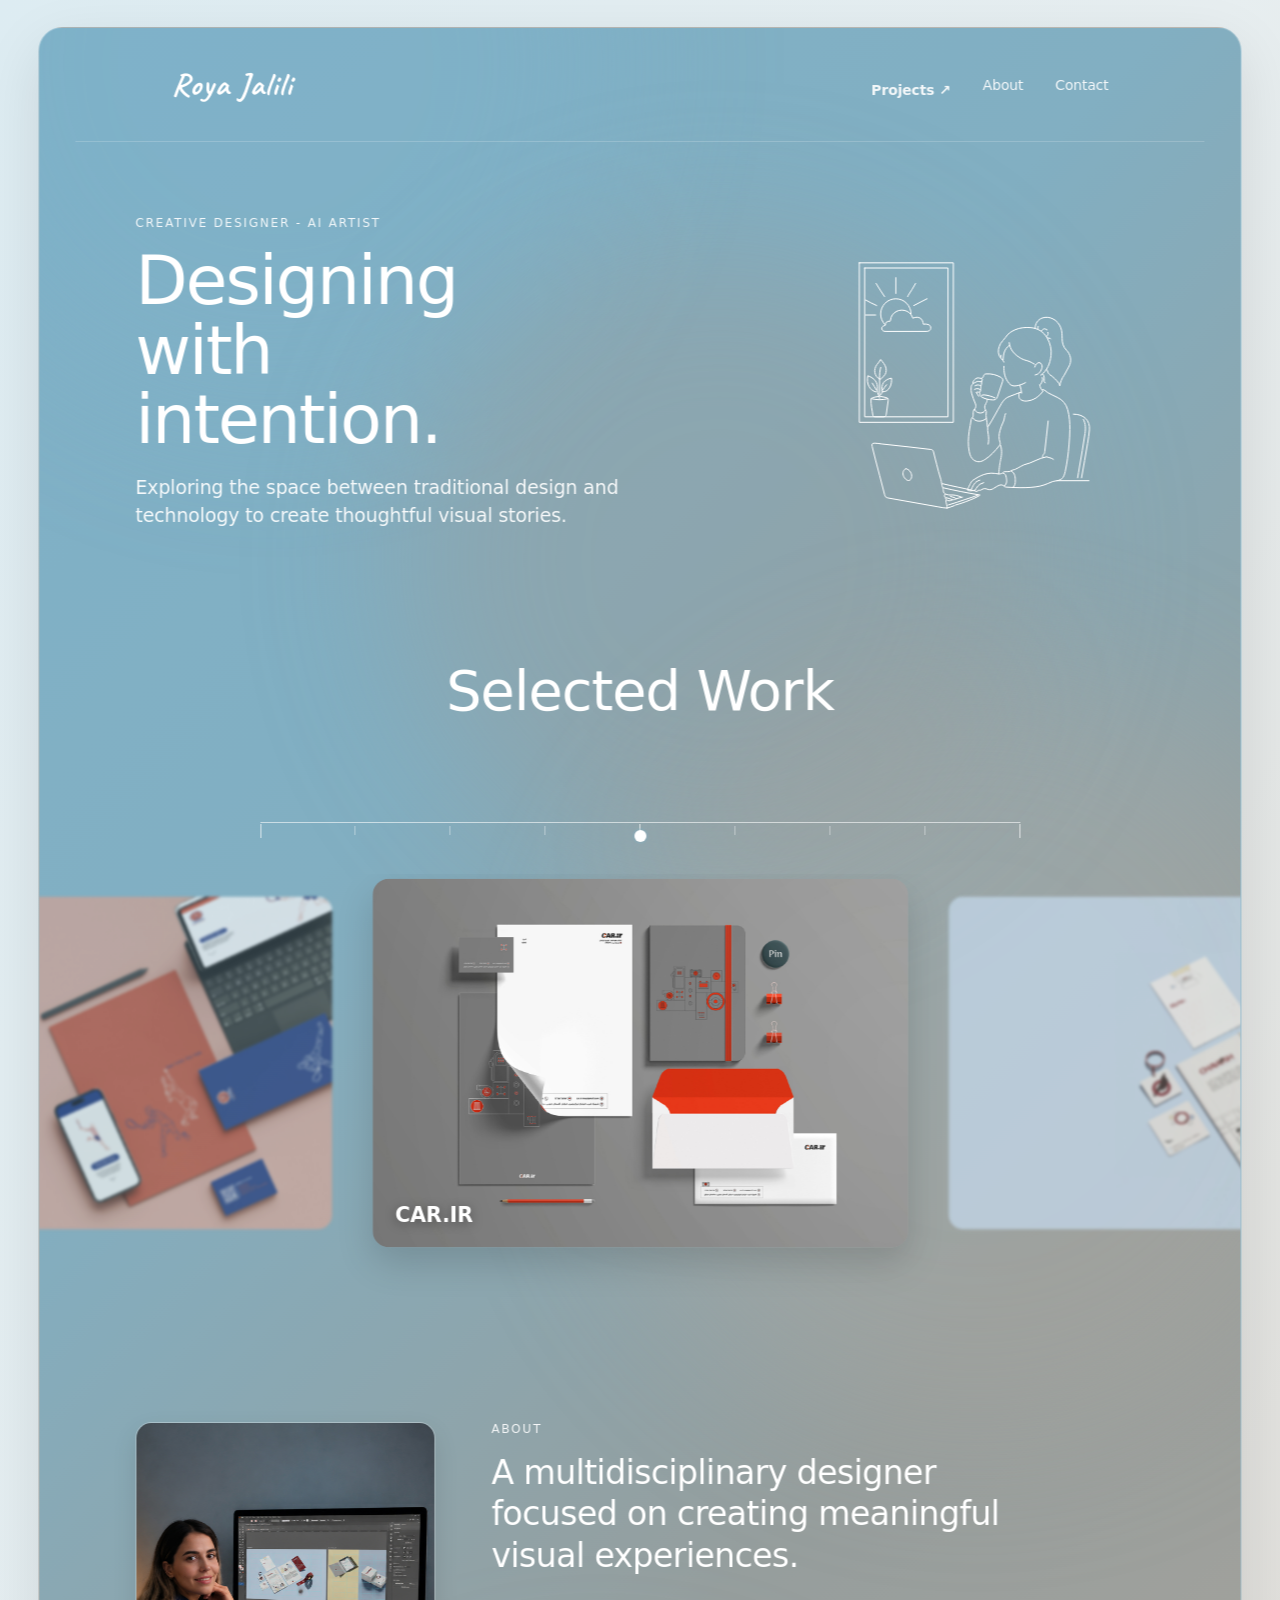
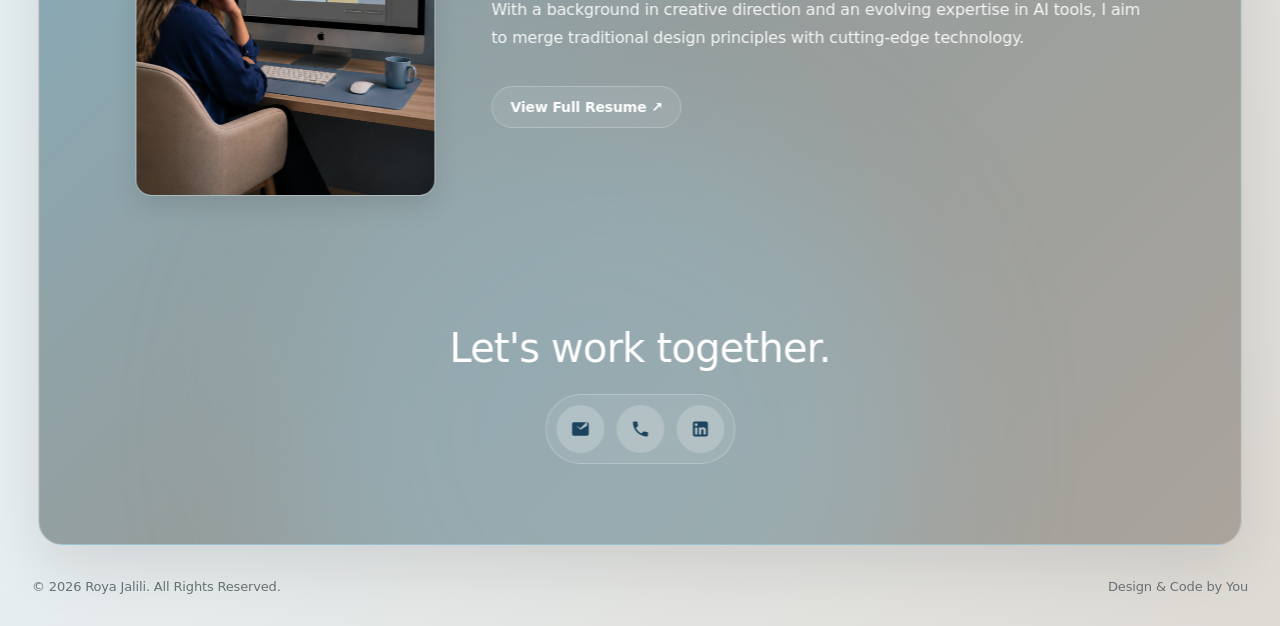
<file: index.html>
<!DOCTYPE html>
<html lang="en">
<head>
  <meta charset="UTF-8">
  <meta name="viewport" content="width=device-width, initial-scale=1.0">

  <title>Roya Jalili - Creative Designer</title>

  <link rel="preconnect" href="https://fonts.googleapis.com">
  <link rel="preconnect" href="https://fonts.gstatic.com" crossorigin>
  <link href="https://fonts.googleapis.com/css2?family=Caveat:wght@500;700&display=swap" rel="stylesheet">

  <style>
    * {
      box-sizing: border-box;
    }

    :root {
      --blue-main: #7FB2C9;
      --blue-deep: #6A9FB7;
      --blue-soft: #A9CEDD;
      --beige-main: #C9C4BC;
      --beige-soft: #DDD8D1;
      --white: #FFFFFF;
      --text-main: #FFFFFF;
      --text-soft: rgba(255,255,255,.90);
      --text-muted: rgba(255,255,255,.76);
      --glass-border: rgba(255,255,255,.20);
      --glass-soft: rgba(255,255,255,.12);
      --body-text: #2F3133;
      --body-muted: #6B7377;
      --max: 1280px;
    }

    html {
      scroll-behavior: smooth;
    }

    body {
      margin: 0;
      color: var(--body-text);
      background: linear-gradient(120deg, #DDECF2 0%, #E7EEF0 48%, #DEDAD4 100%);
      font-family: system-ui, -apple-system, BlinkMacSystemFont, "Segoe UI", Roboto, sans-serif;
      -webkit-font-smoothing: antialiased;
      letter-spacing: -0.01em;
      overflow-x: hidden;
    }

    a {
      color: inherit;
      text-decoration: none;
    }

    img {
      display: block;
      width: 100%;
    }

    main {
      position: relative;
      left: 50%;
      transform: translateX(-50%);
      width: 94%;
      max-width: var(--max);
      margin: 3vh 0 2vh;
      border-radius: 24px;
      overflow: hidden;
      box-shadow: 0 20px 60px rgba(0,0,0,0.1);
      background: linear-gradient(135deg, #7FB2C9 0%, #82AFC2 34%, #969E9D 68%, #AAA49C 100%);
      border: 1px solid rgba(255,255,255,.20);
      backdrop-filter: blur(22px);
      -webkit-backdrop-filter: blur(22px);
      isolation: isolate;
      color: var(--text-main);
    }

    .ink-wrapper {
      position: absolute;
      inset: 0;
      overflow: hidden;
      border-radius: 24px;
      z-index: 0;
      pointer-events: none;
    }

    .ink-blob {
      position: absolute;
      border-radius: 50%;
      opacity: 0.38;
      filter: blur(80px);
      will-change: transform;
      animation: mix-ink 8s infinite alternate ease-in-out;
    }

    .color-1 { width: 55vw; height: 55vw; background-color: #7FB2C9; top: -15%; left: -10%; }
    .color-2 { width: 60vw; height: 60vw; background-color: #AFA9A1; top: 30%; right: -10%; animation-delay: -3s; }
    .color-3 { width: 50vw; height: 50vw; background-color: #91BED1; bottom: -10%; left: 20%; animation-delay: -6s; }
    .color-4 { width: 50vw; height: 50vw; background-color: #9D9892; top: 10%; left: 30%; animation-delay: -9s; }

    @keyframes mix-ink {
      0% { transform: translate3d(-4vw, -3vh, 0) scale(1); }
      35% { transform: translate3d(10vw, 6vh, 0) scale(1.18); }
      70% { transform: translate3d(-6vw, 12vh, 0) scale(0.95); }
      100% { transform: translate3d(12vw, -10vh, 0) scale(1.12); }
    }

    .site-header {
      padding: 36px 96px;
      display: flex;
      align-items: center;
      justify-content: space-between;
      border-bottom: 1px solid rgba(255,255,255,.18);
      margin: 0 36px;
      width: calc(100% - 72px);
      position: relative;
      z-index: 1000;
    }

    .site-header .logo {
      font-family: 'Caveat', cursive;
      font-weight: 700;
      font-size: 32px;
      letter-spacing: 1px;
    }

    .site-header nav {
      display: flex;
      gap: 32px;
      align-items: center;
    }

    .site-header nav a {
      color: rgba(255,255,255,.90);
      font-size: 14px;
      font-weight: 500;
      transition: color .3s ease;
    }

    .site-header nav a:hover {
      color: #fff;
    }

    .dropdown {
      position: relative;
      display: inline-block;
      padding: 10px 0;
      margin-bottom: -10px;
    }

    .dropdown > a {
      display: inline-flex;
      align-items: center;
    }

    .dropdown-menu {
      position: absolute;
      top: calc(100% - 5px);
      left: 0;
      min-width: 250px;
      padding: 8px;
      display: flex;
      flex-direction: column;
      gap: 4px;
      background: rgba(255, 255, 255, 0.12);
      backdrop-filter: blur(16px);
      -webkit-backdrop-filter: blur(16px);
      border: 1px solid rgba(255, 255, 255, 0.25);
      border-radius: 13px;
      box-shadow: 0 10px 30px rgba(0,0,0,0.12);
      opacity: 0;
      visibility: hidden;
      transform: translateY(8px);
      transition: all 0.2s ease;
      z-index: 9999;
    }

    .dropdown:hover .dropdown-menu,
    .dropdown:focus-within .dropdown-menu {
      opacity: 1;
      visibility: visible;
      transform: translateY(0);
    }

    .dropdown-menu a {
      display: block;
      padding: 10px 12px;
      border-radius: 8px;
      color: rgba(255,255,255,.94) !important;
      font-size: 13px !important;
      font-weight: 500 !important;
      text-align: left;
      white-space: nowrap;
      transition: background .14s ease, color .14s ease;
    }

    .dropdown-menu a:hover {
      background: rgba(255,255,255,0.2);
      color: #fff !important;
    }

    .hero {
      min-height: 52vh;
      padding: 6vh 96px 4vh;
      display: grid;
      grid-template-columns: minmax(0, 1fr) 340px;
      align-items: center;
      gap: 48px;
      position: relative;
      z-index: 2;
    }

    .hero-text { min-width: 0; }
    .hero-line-animation { position: relative; z-index: 1; width: 340px; max-width: 100%; aspect-ratio: 4 / 3; justify-self: end; pointer-events: none; }
    .hero-line-animation svg { display: block; width: 100%; height: 100%; overflow: visible; }
    .hero-line-animation path, .hero-line-animation line, .hero-line-animation polyline, .hero-line-animation polygon, .hero-line-animation circle, .hero-line-animation ellipse, .hero-line-animation rect { fill: none; stroke-linecap: round; stroke-linejoin: round; }

    .eyebrow {
      margin: 0 0 16px;
      color: rgba(255,255,255,.9);
      font-size: 12px;
      font-weight: 500;
      letter-spacing: .15em;
      text-transform: uppercase;
    }

    h1, h2, h3, p { margin-top: 0; }

    h1 {
      max-width: 850px;
      margin-bottom: 18px;
      font-size: clamp(38px, 5.5vw, 68px);
      line-height: 1.02;
      letter-spacing: -.03em;
      font-weight: 500;
    }

    .hero-copy {
      max-width: 520px;
      margin-bottom: 24px;
      color: rgba(255,255,255,.92);
      font-size: clamp(15px, 1.6vw, 19px);
      line-height: 1.5;
    }

    .section { padding: 50px 0 0; position: relative; z-index: 2; }
    #work { overflow: hidden; }

    .section-header-wrapper {
      padding: 0 96px;
      margin-bottom: 36px;
      display: flex;
      flex-direction: column;
      align-items: center;
      text-align: center;
      position: relative;
      z-index: 3;
    }

    .section-heading { margin-bottom: 20px; }
    h2 { font-size: clamp(34px, 4.5vw, 56px); line-height: 1.1; letter-spacing: -.02em; font-weight: 500; }

    /* تایم‌لاین اصلاح شده برای دریافت صحیح کلیک */
    .timeline-container {
      position: relative;
      width: min(760px, 72vw);
      height: 30px;
      margin: 20px auto 0;
      cursor: pointer;
      user-select: none;
    }
    .timeline {
      position: absolute;
      left: 0;
      right: 0;
      top: 14px;
      height: 1px;
      background: rgba(255,255,255,.58);
    }
    .timeline-marker {
      position: absolute;
      top: 8px;
      left: 50%;
      width: 12px;
      height: 12px;
      border-radius: 50%;
      background: #fff;
      border: 2px solid rgba(255,255,255,.62);
      box-shadow: 0 0 0 2px rgba(127,178,201,.22);
      transform: translateX(-50%);
      z-index: 5;
      cursor: grab;
      pointer-events: auto;
      touch-action: none;
      transition: left .22s cubic-bezier(.2,.8,.2,1);
    }
    .timeline-marker:active { cursor: grabbing; }
    .tick.major {
      height: 14px;
      background: rgba(255,255,255,.72);
    }
    .timeline-ticks {
      position: absolute;
      inset: 0;
      display: flex;
      align-items: center;
      justify-content: space-between;
      pointer-events: none;
    }
    .tick {
      position: relative;
      top: 8px;
      width: 1px;
      height: 9px;
      background: rgba(255,255,255,.42);
    }

    .project-carousel {
      --card-width: min(520px, 68vw);
      display: flex;
      gap: 30px;
      width: 100%;
      overflow-x: auto;
      overflow-y: hidden;
      padding: 10px max(32px, calc((100% - var(--card-width)) / 2)) 80px;
      scroll-snap-type: none;
      scroll-behavior: smooth;
      scrollbar-width: none;
      -ms-overflow-style: none;
      user-select: none;
      position: relative;
      z-index: 3;
    }

    .project-carousel::-webkit-scrollbar { display: none; }

    .carousel-card {
      flex: 0 0 var(--card-width);
      position: relative;
      border-radius: 16px;
      overflow: hidden;
      cursor: pointer;
      scroll-snap-align: none;
      filter: blur(2px);
      opacity: .7;
      transform: scale(.93);
      transition: filter .4s ease, opacity .4s ease, transform .4s cubic-bezier(.2,.8,.2,1), box-shadow .4s ease;
      z-index: 4;
    }

    .carousel-card.active, .carousel-card:hover {
      filter: blur(0);
      opacity: 1;
      transform: scale(1.03);
      z-index: 10;
      box-shadow: 0 15px 35px rgba(0,0,0,.15);
    }

    .carousel-card img { width: 100%; aspect-ratio: 16 / 11; object-fit: cover; display: block; }

    .project-info {
      position: absolute;
      left: 22px;
      bottom: 20px;
      color: #fff;
      opacity: 0;
      transform: translateY(6px);
      transition: opacity .3s ease, transform .3s ease;
      pointer-events: none;
      text-shadow: 0 2px 10px rgba(0,0,0,.35);
    }

    .carousel-card.active .project-info, .carousel-card:hover .project-info {
      opacity: 1;
      transform: translateY(0);
    }

    .project-info h3 { margin: 0; font-size: 20px; font-weight: 600; }

    .about {
      display: grid;
      grid-template-columns: 300px minmax(0,1fr);
      gap: 56px;
      align-items: start;
      padding: 50px 96px 100px;
      position: relative;
      z-index: 3;
    }

    .about-photo { width: 300px; max-width: 100%; overflow: hidden; border-radius: 16px; background: rgba(255,255,255,.1); border: 1px solid rgba(255,255,255,.18); box-shadow: 0 10px 25px rgba(0,0,0,.1); }
    .about-photo img { width: 100%; aspect-ratio: 4 / 5; object-fit: cover; object-position: center 20%; display: block; }
    .about-content { max-width: 650px; position: relative; z-index: 1; }
    .about h2 { max-width: 560px; margin-bottom: 20px; font-size: clamp(24px, 2.6vw, 36px); line-height: 1.25; }
    .about-copy { color: rgba(255,255,255,.92); font-size: 16px; line-height: 1.7; }

    .button {
      display: inline-flex;
      align-items: center;
      justify-content: center;
      padding: 12px 18px;
      border-radius: 999px;
      background: rgba(255,255,255,.08);
      border: 1px solid rgba(255,255,255,.24);
      backdrop-filter: blur(14px);
      color: #fff;
      font-size: 14px;
      font-weight: 600;
      transition: background .25s ease, transform .25s ease;
    }
    .button:hover { background: rgba(255,255,255,.26); transform: translateY(-2px); }

    .contact { padding: 30px 96px 80px; text-align: center; position: relative; z-index: 3; }
    .contact h2 { margin: 0 auto 24px; font-weight: 500; font-size: clamp(26px, 3.2vw, 40px); }

    .social-dock {
      display: inline-flex;
      align-items: center;
      gap: 12px;
      background: rgba(255,255,255,.08);
      padding: 10px;
      border-radius: 999px;
      border: 1px solid rgba(255,255,255,.25);
      backdrop-filter: blur(12px);
      position: relative;
      z-index: 3;
    }

    .social-item {
      position: relative;
      display: flex;
      align-items: center;
      background: rgba(255,255,255,.2);
      border-radius: 999px;
      height: 48px;
      padding: 0 18px 0 12px;
      gap: 10px;
      color: #1B435D;
      overflow: hidden;
      max-width: 48px;
      transition: max-width .4s cubic-bezier(.16,1,.3,1), background .3s ease;
      cursor: pointer;
    }
    .social-item:hover { max-width: 300px; background: rgba(255,255,255,.45); }
    .social-icon { flex-shrink: 0; width: 24px; height: 24px; display: flex; align-items: center; justify-content: center; }
    .social-icon svg { width: 20px; height: 20px; fill: #1B435D; }
    .social-text { white-space: nowrap; font-size: 14px; font-weight: 600; color: #1B435D; opacity: 0; transform: translateX(-10px); transition: opacity .3s ease, transform .3s ease; }
    .social-item:hover .social-text { opacity: 1; transform: translateX(0); }

    footer {
      max-width: var(--max);
      margin: 0 auto;
      padding: 16px 32px 32px;
      display: flex;
      justify-content: space-between;
      color: var(--body-muted);
      font-size: 13px;
    }

    @media (max-width:760px) {
      main { margin: 2vh 16px; border-radius: 20px; left: 0; transform: none; width: auto; }
      .site-header { padding: 24px 20px; margin: 0 8px; width: calc(100% - 16px); }
      .dropdown-menu { display: none; }
      nav { gap: 16px; font-size: 13px; }
      .hero { padding: 15vh 20px 8vh; grid-template-columns: 1fr; gap: 28px; }
      .hero-line-animation { width: 280px; max-width: 78vw; justify-self: center; }
      .about { grid-template-columns: 1fr; gap: 36px; padding: 0 20px 80px; justify-items: center; text-align: center; }
      .social-dock { flex-direction: column; border-radius: 20px; width: 100%; max-width: 280px; padding: 12px; }
      .social-item { width: 100%; max-width: 100% !important; justify-content: flex-start; padding: 0 16px; height: 44px; }
      .social-text { opacity: 1 !important; transform: none !important; }
    }
  
    #horizontal-scroll.is-settling { scroll-behavior: smooth; }

    #timeline {
      touch-action: none;
      cursor: ew-resize;
    }
    #timeline-marker {
      pointer-events: auto;
      cursor: grab;
      touch-action: none;
    }
    #timeline-marker:active {
      cursor: grabbing;
    }

</style>
</head>

<body>

  <main>
    <div class="ink-wrapper">
      <div class="ink-blob color-1"></div>
      <div class="ink-blob color-2"></div>
      <div class="ink-blob color-3"></div>
      <div class="ink-blob color-4"></div>
    </div>

    <header class="site-header">
      <div class="logo">Roya Jalili</div>
      <nav>
        <div class="dropdown">
          <a href="projects.html" style="font-weight:700;">Projects ↗</a>
          <div class="dropdown-menu">
            <a href="projects.html?filter=brand">Brand & Identity</a>
            <a href="projects.html?filter=visual">Visual Arts & Art Direction</a>
            <a href="projects.html?filter=editorial">Editorial & Layout</a>
            <a href="projects.html?filter=digital">Digital & Social</a>
            <a href="projects.html?filter=photography">Photography & Grading</a>
            <a href="projects.html?filter=concepts">Concepts & Sketches</a>
          </div>
        </div>
        <a href="#about">About</a>
        <a href="#contact">Contact</a>
      </nav>
    </header>

    <section class="hero">
      <div class="hero-text">
        <p class="eyebrow hero-eyebrow">CREATIVE DESIGNER - AI ARTIST</p>
        <h1>Designing<br>with<br>intention.</h1>
        <p class="hero-copy">Exploring the space between traditional design and technology to create thoughtful visual stories.</p>
      </div>
      <div class="hero-line-animation" id="heroLineAnimation" aria-hidden="true"></div>
    </section>

    <!-- بخش Selected Work با قابلیت کلیک بی‌نقص روی نمودار -->
    <section id="work" class="section">
      <div class="section-header-wrapper">
        <div class="section-heading">
          <h2>Selected Work</h2>
        </div>
        <div class="timeline-container">
          <div class="timeline" id="timeline">
            <div class="timeline-marker" id="timeline-marker"></div>
            <div class="timeline-ticks">
              <div class="tick major"></div>
              <div class="tick"></div>
              <div class="tick"></div>
              <div class="tick"></div>
              <div class="tick major"></div>
              <div class="tick"></div>
              <div class="tick"></div>
              <div class="tick"></div>
              <div class="tick major"></div>
            </div>
          </div>
        </div>
      </div>

      <div class="project-carousel" id="horizontal-scroll">
        <!-- سه پروژه اصلی؛ هر درجه دقیقاً یک پروژه -->
        <a href="topspin" class="carousel-card" data-project="0"><img src="assets/TOPSPIN-cover.jpg" alt="Topspin"><div class="project-info"><h3>Topspin</h3></div></a>
        <a href="car-ir" class="carousel-card" data-project="1"><img src="assets/car-cover.jpg" alt="CAR.IR"><div class="project-info"><h3>CAR.IR</h3></div></a>
        <a href="chavosh" class="carousel-card" data-project="2"><img src="assets/chavosh-cover.jpg" alt="Chavosh"><div class="project-info"><h3>Chavosh</h3></div></a>
      </div>
    </section>

    <section id="about" class="section">
      <div class="about">
        <div class="about-photo">
          <img src="assets/portrait.jpg" alt="Roya Jalili">
        </div>
        <div class="about-content">
          <p class="eyebrow">About</p>
          <h2>A multidisciplinary designer focused on creating meaningful visual experiences.</h2>
          <p class="about-copy">With a background in creative direction and an evolving expertise in AI tools, I aim to merge traditional design principles with cutting-edge technology.</p>
          <br>
          <a href="resume.html" class="button" target="_blank">View Full Resume ↗</a>
        </div>
      </div>
    </section>

    <section id="contact" class="contact">
      <h2>Let's work together.</h2>
      <div class="social-dock">
        <a href="https://mail.google.com/mail/?view=cm&fs=1&to=hello@royajalili.ir" class="social-item" title="Email" target="_blank" rel="noopener noreferrer">
          <div class="social-icon">
            <svg viewBox="0 0 24 24"><path d="M20 4H4c-1.1 0-1.99.9-1.99 2L2 18c0 1.1.9 2 2 2h16c1.1 0 2-.9 2-2V6c0-1.1-.9-2-2-2zm0 4l-8 5-8-8V6l8 5 8-8v2z"/></svg>
          </div>
          <span class="social-text">hello@royajalili.ir</span>
        </a>
        <a href="tel:+989017792151" class="social-item" title="Phone">
          <div class="social-icon">
            <svg viewBox="0 0 24 24"><path d="M6.62 10.79c1.44 2.83 3.76 5.14 6.59 6.59l2.2-2.2c.27-.27.67-.36 1.02-.24 1.12.37 2.33.57 3.57.57.55 0 1 .45 1 1V20c0 .55-.45 1-1 1-9.39 0-17-7.61-17-17 0-.55.45-1 1-1h3.5c.55 0 1 .45 1 1 0 1.25.2 2.45.57 3.57.11.35.03.74-.25 1.02l-2.2 2.2z"/></svg>
          </div>
          <span class="social-text">+98 901 779 2151</span>
        </a>
        <a href="https://linkedin.com/in/royajalili" target="_blank" class="social-item" title="LinkedIn">
          <div class="social-icon">
            <svg viewBox="0 0 24 24"><path d="M19 3a2 2 0 0 1 2 2v14a2 2 0 0 1-2 2H5a2 2 0 0 1-2-2V5a2 2 0 0 1 2-2h14m-.5 15.5v-5.3a3.26 3.26 0 0 0-3.26-3.26c-.85 0-1.84.52-2.28 1.3v-1.11h-2.79v8.37h2.79v-4.93c0-.77.62-1.4 1.39-1.4a1.4 1.4 0 0 1 1.4 1.4v4.93h2.75M6.88 8.56a1.68 1.68 0 0 0 1.68-1.68c0-.93-.75-1.69-1.68-1.69a1.69 1.69 0 0 0-1.69 1.69c0 .93.76 1.68 1.69 1.68m1.39 9.94v-8.37H5.5v8.37h2.77z"/></svg>
          </div>
          <span class="social-text">LinkedIn / royajalili</span>
        </a>
      </div>
    </section>
  </main>

  <footer>
    <div>© 2026 Roya Jalili. All Rights Reserved.</div>
    <div>Design & Code by You</div>
  </footer>

  <script>
    const heroAnimation = document.getElementById("heroLineAnimation");
    const heroFrames = [
      "assets/hero-animation/Frame-01.svg",
      "assets/hero-animation/Frame-02.svg",
      "assets/hero-animation/Frame-03.svg",
      "assets/hero-animation/Frame-04.svg"
    ];

    const DRAW_DURATION = 1450, HOLD_DURATION = 1400, ERASE_DURATION = 650, GAP_DURATION = 80;
    function wait(ms) { return new Promise(resolve => setTimeout(resolve, ms)); }

    async function fetchSVG(url) {
      const response = await fetch(url + "?v=" + Date.now(), { cache: "no-store" });
      if (!response.ok) throw new Error("SVG not found: " + url);
      return response.text();
    }

    function getDrawableLines(svg) {
      return Array.from(svg.querySelectorAll("path, line, polyline, polygon, circle, ellipse, rect")).filter(el => {
        if (typeof el.getTotalLength !== "function") return false;
        try { const len = el.getTotalLength(); return Number.isFinite(len) && len > 1; } catch { return false; }
      });
    }

    function prepareLines(lines) {
      lines.forEach(line => {
        const length = line.getTotalLength();
        line.dataset.lineLength = String(length);
        line.style.fill = "none";
        line.style.stroke = "#ffffff";
        line.style.strokeLinecap = "round";
        line.style.strokeLinejoin = "round";
        line.style.strokeDasharray = `${length} ${length}`;
        line.style.strokeDashoffset = `${length}`;
        line.style.opacity = "1";
      });
    }

    async function loadFrame(svgText) {
      heroAnimation.innerHTML = svgText;
      const svg = heroAnimation.querySelector("svg");
      if (!svg) throw new Error("SVG element missing");
      svg.style.width = "100%"; svg.style.height = "100%"; svg.style.display = "block"; svg.style.overflow = "visible";
      const lines = getDrawableLines(svg);
      prepareLines(lines);
      await new Promise(resolve => requestAnimationFrame(() => requestAnimationFrame(resolve)));
      return lines;
    }

    async function drawFrame(lines) {
      const count = Math.max(lines.length, 1), stagger = Math.min(16, 300 / count);
      const animations = lines.map((line, index) => {
        const length = Number(line.dataset.lineLength);
        return line.animate([{ strokeDashoffset: length }, { strokeDashoffset: 0 }], {
          duration: DRAW_DURATION, delay: index * stagger, easing: "cubic-bezier(.45,0,.2,1)", fill: "forwards"
        });
      });
      await Promise.all(animations.map(a => a.finished.catch(() => {})));
      lines.forEach(line => line.style.strokeDashoffset = "0");
    }

    async function eraseFrame(lines) {
      const reversed = [...lines].reverse(), count = Math.max(reversed.length, 1), stagger = Math.min(8, 120 / count);
      const animations = reversed.map((line, index) => {
        const length = Number(line.dataset.lineLength);
        return line.animate([{ strokeDashoffset: 0 }, { strokeDashoffset: length }], {
          duration: ERASE_DURATION, delay: index * stagger, easing: "cubic-bezier(.4,0,.7,1)", fill: "forwards"
        });
      });
      await Promise.all(animations.map(a => a.finished.catch(() => {})));
    }

    async function startHeroAnimation() {
      if (!heroAnimation) return;
      try {
        const svgTexts = await Promise.all(heroFrames.map(url => fetchSVG(url)));
        let frameIndex = 0;
        while (true) {
          const lines = await loadFrame(svgTexts[frameIndex]);
          if (!lines.length) break;
          await drawFrame(lines);
          await wait(HOLD_DURATION);
          await eraseFrame(lines);
          heroAnimation.innerHTML = "";
          await wait(GAP_DURATION);
          frameIndex = (frameIndex + 1) % svgTexts.length;
        }
      } catch (error) { console.error("Hero animation error:", error); }
    }
    startHeroAnimation();

    // Selected Work — ruler/degree carousel
    const scrollContainer = document.getElementById('horizontal-scroll');
    const timeline = document.getElementById('timeline');
    const timelineMarker = document.getElementById('timeline-marker');
    const cards = Array.from(document.querySelectorAll('.carousel-card'));

    let currentIndex = Math.min(1, cards.length - 1);
    let isDraggingRuler = false;
    let didDragRuler = false;
    let pointerStartX = 0;
    let scrollRaf = null;
    let settleTimer = null;

    // Magnetic feel around the three main project degrees.
    const MAGNET_RADIUS = 0.085;   // ~8.5% of ruler width around each main stop
    const MAGNET_STRENGTH = 0.78; // strong pull without making the ruler feel stuck


    const clamp = (v, min, max) => Math.min(Math.max(v, min), max);

    function markerBounds() {
      const half = timelineMarker.offsetWidth / 2;
      return {
        half,
        min: half,
        max: Math.max(half, timeline.clientWidth - half)
      };
    }

    function progressFromClientX(clientX) {
      const rect = timeline.getBoundingClientRect();
      const b = markerBounds();
      const x = clamp(clientX - rect.left, b.min, b.max);
      return (x - b.min) / Math.max(1, b.max - b.min);
    }

    function cardScrollPosition(index) {
      const card = cards[index];
      return card.offsetLeft - (scrollContainer.clientWidth - card.offsetWidth) / 2;
    }

    function scrollRangeForCards() {
      return {
        start: cardScrollPosition(0),
        end: cardScrollPosition(cards.length - 1)
      };
    }

    function setActive(index) {
      currentIndex = clamp(index, 0, cards.length - 1);
      cards.forEach((card, i) => {
        card.classList.toggle('active', i === currentIndex);
      });
    }

    function setMarkerProgress(progress, animate = false) {
      const b = markerBounds();
      timelineMarker.style.transition = animate
        ? 'left .11s cubic-bezier(.2,.9,.2,1)'
        : 'none';
      timelineMarker.style.left =
        `${b.min + clamp(progress, 0, 1) * (b.max - b.min)}px`;
    }

    function magneticProgress(rawProgress) {
      if (cards.length <= 1) return 0;

      const step = 1 / (cards.length - 1);
      const nearestIndex = Math.round(rawProgress / step);
      const stop = clamp(nearestIndex * step, 0, 1);
      const distance = Math.abs(rawProgress - stop);

      if (distance >= MAGNET_RADIUS) return rawProgress;

      // Stronger attraction as the marker approaches the main degree.
      const closeness = 1 - (distance / MAGNET_RADIUS);
      const pull = MAGNET_STRENGTH * closeness * closeness;

      return rawProgress + (stop - rawProgress) * pull;
    }

    function moveFromRuler(clientX) {
      const rawProgress = progressFromClientX(clientX);
      const progress = magneticProgress(rawProgress);
      const range = scrollRangeForCards();

      // Circle and cover strip move continuously together.
      // Near a main degree they are pulled quickly toward that stop.
      setMarkerProgress(progress, false);
      scrollContainer.scrollLeft =
        range.start + progress * (range.end - range.start);

      const floatingIndex = progress * (cards.length - 1);
      setActive(Math.round(floatingIndex));
    }

    function snapToIndex(index, smooth = true) {
      index = clamp(index, 0, cards.length - 1);
      setActive(index);

      const progress =
        cards.length > 1 ? index / (cards.length - 1) : 0;

      setMarkerProgress(progress, smooth);

      scrollContainer.scrollTo({
        left: cardScrollPosition(index),
        behavior: smooth ? 'smooth' : 'auto'
      });
    }

    // IMPORTANT: dragging starts anywhere on the ruler.
    // The tiny white circle is no longer the only draggable hit target.
    timelineMarker.addEventListener('pointerdown', (e) => {
      if (e.button !== undefined && e.button !== 0) return;

      isDraggingRuler = true;
      didDragRuler = false;
      pointerStartX = e.clientX;

      timeline.setPointerCapture(e.pointerId);
      moveFromRuler(e.clientX);
      e.preventDefault();
      e.stopPropagation();
    });

    timeline.addEventListener('pointerdown', (e) => {
      if (e.button !== undefined && e.button !== 0) return;

      isDraggingRuler = true;
      didDragRuler = false;
      pointerStartX = e.clientX;

      timeline.setPointerCapture(e.pointerId);
      moveFromRuler(e.clientX);
      e.preventDefault();
    });

    timeline.addEventListener('pointermove', (e) => {
      if (!isDraggingRuler) return;

      if (Math.abs(e.clientX - pointerStartX) > 3) {
        didDragRuler = true;
      }

      moveFromRuler(e.clientX);
      e.preventDefault();
    });

    function finishRulerDrag(e) {
      if (!isDraggingRuler) return;

      moveFromRuler(e.clientX);
      isDraggingRuler = false;

      try {
        timeline.releasePointerCapture(e.pointerId);
      } catch (_) {}

      // Snap only after release.
      const index = Math.round(
        progressFromClientX(e.clientX) * (cards.length - 1)
      );
      snapToIndex(index, true);
    }

    timeline.addEventListener('pointerup', finishRulerDrag);
    timeline.addEventListener('pointercancel', finishRulerDrag);

    // Keep the ruler synced when the user scrolls/swipes the covers themselves.
    function syncRulerFromCards() {
      if (isDraggingRuler) return;

      const range = scrollRangeForCards();
      const denominator = Math.max(1, range.end - range.start);
      const progress = clamp(
        (scrollContainer.scrollLeft - range.start) / denominator,
        0,
        1
      );

      setMarkerProgress(progress, false);
      setActive(Math.round(progress * (cards.length - 1)));
    }

    scrollContainer.addEventListener('scroll', () => {
      if (isDraggingRuler) return;

      if (scrollRaf) cancelAnimationFrame(scrollRaf);
      scrollRaf = requestAnimationFrame(syncRulerFromCards);

      clearTimeout(settleTimer);
      settleTimer = setTimeout(() => {
        if (!isDraggingRuler) snapToIndex(currentIndex, true);
      }, 120);
    }, { passive: true });

    // Side card first comes to the center; active card opens its project.
    cards.forEach((card, index) => {
      card.addEventListener('click', (e) => {
        if (index !== currentIndex) {
          e.preventDefault();
          snapToIndex(index, true);
        }
      });
    });

    window.addEventListener('load', () => {
      snapToIndex(currentIndex, false); // CAR.IR
    });

    window.addEventListener('resize', () => {
      snapToIndex(currentIndex, false);
    });
  </script>

</body>
</html>
</file>
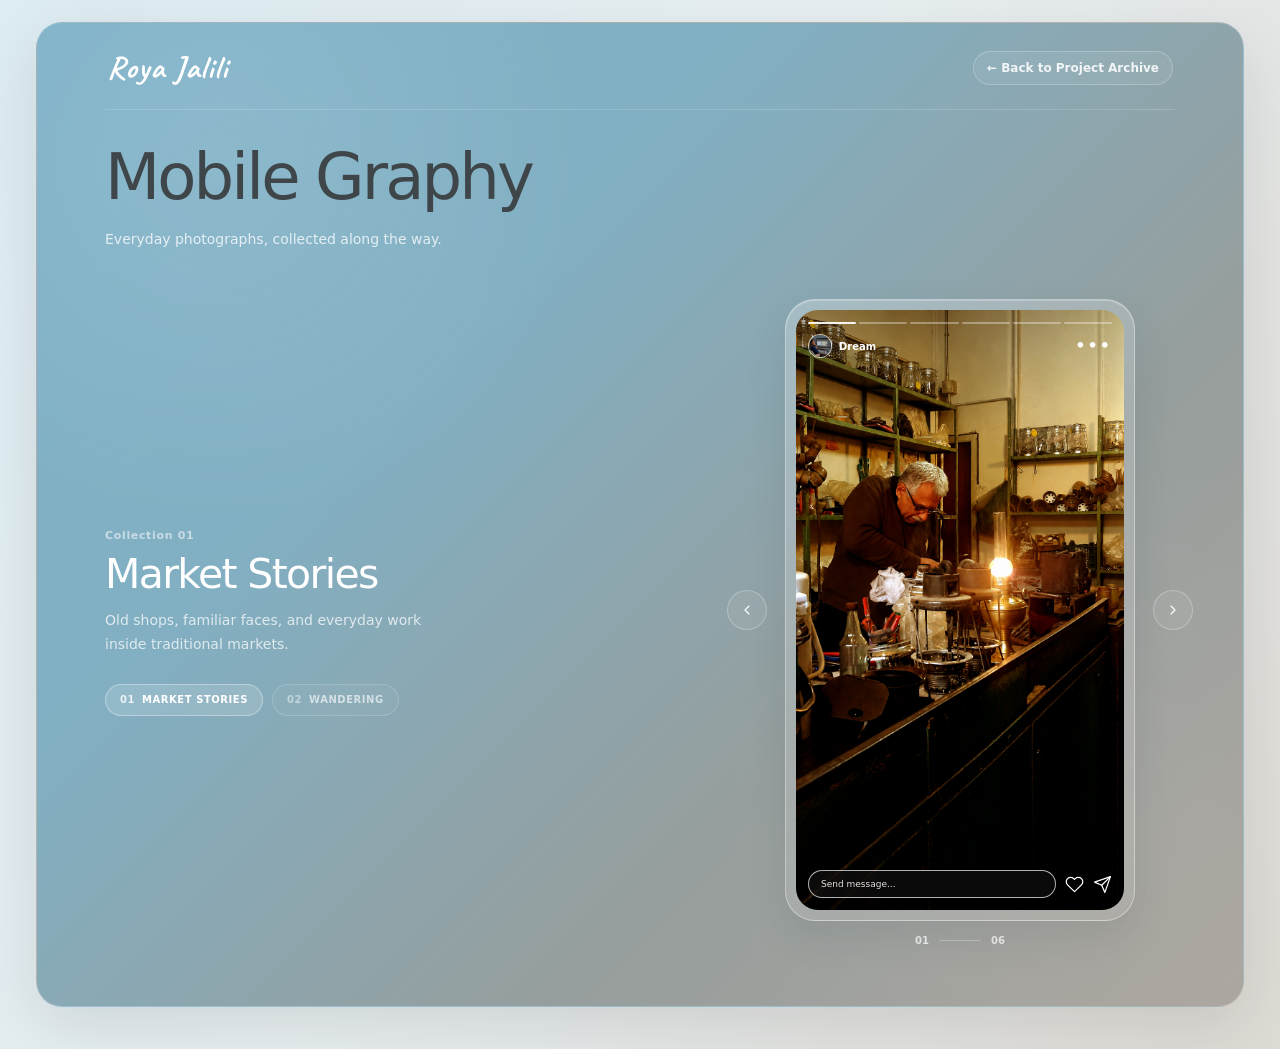
<file: mobile-graphy.html>
<!DOCTYPE html>
<html lang="en">
<head>
<meta charset="UTF-8">
<meta name="viewport" content="width=device-width, initial-scale=1.0">
<title>Mobile Graphy — Roya Jalili</title>
<link rel="preconnect" href="https://fonts.googleapis.com">
<link rel="preconnect" href="https://fonts.gstatic.com" crossorigin>
<link href="https://fonts.googleapis.com/css2?family=Caveat:wght@500;700&display=swap" rel="stylesheet">
<style>
:root{
  --blue:#7FB2C9;
  --white:#fff;
  --soft:rgba(255,255,255,.76);
  --muted:rgba(255,255,255,.56);
  --line:rgba(255,255,255,.18);
  --glass:rgba(255,255,255,.075);
  --max:1240px;
}
*{box-sizing:border-box}
html{scroll-behavior:smooth}
body{
  margin:0;
  min-height:100vh;
  color:#fff;
  font-family:system-ui,-apple-system,BlinkMacSystemFont,"Segoe UI",Roboto,sans-serif;
  -webkit-font-smoothing:antialiased;
  background:linear-gradient(120deg,#DDECF2 0%,#E7EEF0 48%,#DEDAD4 100%);
}
a{color:inherit;text-decoration:none}
button{font:inherit}
.page-shell{width:min(var(--max),calc(100% - 72px));margin:0 auto;padding:22px 0 42px}
.page{
  position:relative;overflow:hidden;min-height:calc(100vh - 44px);
  border-radius:26px;border:1px solid rgba(255,255,255,.18);
  box-shadow:0 20px 60px rgba(0,0,0,.10);
  background:linear-gradient(135deg,#7FB2C9 0%,#82AFC2 34%,#969E9D 68%,#AAA49C 100%);
}
.page::before{
  content:"";position:absolute;inset:0;pointer-events:none;
  background:
    radial-gradient(circle at 15% 14%,rgba(255,255,255,.10),transparent 28%),
    radial-gradient(circle at 88% 82%,rgba(255,255,255,.06),transparent 30%);
}
.inner{position:relative;z-index:1;padding:28px 68px 42px}
.site-header{
  display:flex;align-items:center;justify-content:space-between;
  padding:0 2px 24px;border-bottom:1px solid rgba(255,255,255,.16)
}
.logo{font-family:"Caveat",cursive;font-size:32px;font-weight:700;line-height:1;letter-spacing:1px}
.back{
  display:inline-flex;align-items:center;gap:6px;padding:9px 13px;border-radius:999px;
  border:1px solid rgba(255,255,255,.23);background:rgba(255,255,255,.07);
  backdrop-filter:blur(14px);-webkit-backdrop-filter:blur(14px);
  color:rgba(255,255,255,.88);font-size:12px;font-weight:600;transition:.2s ease
}
.back:hover{background:rgba(255,255,255,.13);transform:translateX(-2px)}
.intro{max-width:690px;padding:36px 0 24px}
.eyebrow{
  margin:0 0 8px;font-size:10px;line-height:1;letter-spacing:.16em;
  text-transform:uppercase;font-weight:700;color:rgba(255,255,255,.62)
}
.intro h1{
  margin:0;
  font-size:clamp(42px,5vw,66px);
  line-height:.98;
  font-weight:500;
  letter-spacing:-.045em;
  color:#3F464A;
}
.intro p:last-child{
  max-width:640px;margin:18px 0 0;font-size:14px;line-height:1.75;color:rgba(255,255,255,.78)
}
.gallery-layout{
  display:grid;
  grid-template-columns:minmax(280px,1fr) minmax(320px,430px);
  align-items:center;
  gap:clamp(52px,7vw,100px);
  padding:24px 0 18px;
  min-height:610px;
}
.series-panel{
  width:min(100%,430px);
  justify-self:start;
  text-align:left;
}
.series-kicker{
  margin:0 0 12px;
  font-size:11px;
  line-height:1;
  font-weight:600;
  letter-spacing:.06em;
  color:rgba(255,255,255,.56);
}

.series-panel h2{
  margin:0 0 14px;
  font-size:clamp(30px,3.2vw,42px);
  line-height:1.04;
  font-weight:500;
  letter-spacing:-.04em;
}

.series-description{
  max-width:360px;
  margin:0;
  font-size:14px;
  line-height:1.68;
  color:rgba(255,255,255,.74);
}
.series-nav{
  display:flex;
  flex-wrap:wrap;
  align-items:center;
  justify-content:flex-start;
  gap:9px;
  margin-top:28px;
  border:0;
}

.series-tab{
  appearance:none;
  display:inline-flex;
  align-items:center;
  justify-content:flex-start;
  gap:7px;
  padding:10px 14px;
  border:1px solid rgba(255,255,255,.18);
  border-radius:999px;
  background:rgba(255,255,255,.035);
  color:rgba(255,255,255,.64);
  backdrop-filter:blur(12px);
  -webkit-backdrop-filter:blur(12px);
  cursor:pointer;
  font-size:10px;
  line-height:1;
  font-weight:600;
  letter-spacing:.055em;
  text-transform:uppercase;
  transition:
    background .18s ease,
    border-color .18s ease,
    color .18s ease,
    transform .18s ease;
}

.series-tab:hover{
  color:rgba(255,255,255,.92);
  background:rgba(255,255,255,.10);
  border-color:rgba(255,255,255,.30);
  transform:translateY(-1px);
}

.series-tab.active{
  color:#fff;
  background:rgba(255,255,255,.14);
  border-color:rgba(255,255,255,.36);
}

.series-tab span{
  display:inline-block;
  width:auto;
  color:rgba(255,255,255,.48);
}

.series-tab.active span{
  color:rgba(255,255,255,.82);
}

.viewer-column{position:relative;width:100%;max-width:430px;justify-self:start}
.story-wrap{position:relative;width:min(100%,350px);margin:0 auto}
.story-frame{
  position:relative;width:100%;aspect-ratio:9/16;padding:10px;border-radius:30px;
  border:1px solid rgba(255,255,255,.36);
  background:linear-gradient(145deg,rgba(255,255,255,.24),rgba(255,255,255,.07));
  box-shadow:0 18px 40px rgba(32,48,56,.10),inset 0 1px 0 rgba(255,255,255,.25);
  backdrop-filter:blur(18px);-webkit-backdrop-filter:blur(18px)
}
.story-screen{
  position:relative;overflow:hidden;width:100%;height:100%;
  border-radius:22px;background:rgba(0,0,0,.12)
}
.story-image{
  display:block;width:100%;height:100%;object-fit:cover;opacity:1;transform:scale(1);
  transition:opacity .15s ease,transform .2s ease
}
.story-screen.is-changing .story-image{opacity:0;transform:scale(.985)}
.story-overlay{
  position:absolute;inset:0;pointer-events:none;
  background:linear-gradient(180deg,rgba(0,0,0,.26) 0%,rgba(0,0,0,0) 21%,rgba(0,0,0,0) 76%,rgba(0,0,0,.18) 100%)
}
.story-top{position:absolute;z-index:2;top:12px;left:12px;right:12px}
.progress{
  display:grid;grid-auto-flow:column;grid-auto-columns:1fr;gap:3px;margin-bottom:10px
}
.progress span{display:block;height:2px;border-radius:999px;background:rgba(255,255,255,.34)}
.progress span.done,.progress span.active{background:rgba(255,255,255,.92)}
.story-user{
  display:flex;align-items:center;gap:7px;font-size:10px;font-weight:700;color:#fff
}
.avatar{
  width:24px;height:24px;overflow:hidden;border-radius:50%;
  border:1px solid rgba(255,255,255,.62);background:rgba(255,255,255,.16)
}
.avatar img{width:100%;height:100%;object-fit:cover}
.story-time{color:rgba(255,255,255,.58);font-weight:500}
.story-more{margin-left:auto;font-size:16px;line-height:1;letter-spacing:2px}
.story-bottom{
  position:absolute;z-index:2;left:12px;right:12px;bottom:12px;
  display:flex;align-items:center;gap:9px
}
.reply{
  flex:1;padding:8px 12px;border:1px solid rgba(255,255,255,.68);border-radius:999px;
  font-size:9px;color:rgba(255,255,255,.88);background:rgba(255,255,255,.04);
  backdrop-filter:blur(8px);-webkit-backdrop-filter:blur(8px)
}
.story-icon{width:19px;height:19px}
.story-icon svg{
  width:100%;height:100%;fill:none;stroke:#fff;stroke-width:1.55;
  stroke-linecap:round;stroke-linejoin:round
}
.arrow{
  position:absolute;z-index:4;top:50%;width:40px;height:40px;padding:0;display:grid;place-items:center;
  border:1px solid rgba(255,255,255,.27);border-radius:50%;background:rgba(255,255,255,.065);
  color:#fff;cursor:pointer;backdrop-filter:blur(12px);-webkit-backdrop-filter:blur(12px);
  transform:translateY(-50%);transition:.18s ease
}
.arrow:hover{background:rgba(255,255,255,.14)}
.arrow.prev{left:-58px}.arrow.next{right:-58px}
.arrow svg{
  width:16px;height:16px;fill:none;stroke:currentColor;stroke-width:1.6;
  stroke-linecap:round;stroke-linejoin:round
}
.slide-meta{
  display:flex !important;
  justify-content:center !important;
  align-items:center !important;
  width:100% !important;
  margin:14px auto 0;
}
.slide-count{
  margin:0 auto !important;
  justify-content:center !important;
  display:flex;align-items:center;gap:10px;font-size:10px;font-weight:700;color:rgba(255,255,255,.78)
}
.slide-count .line{width:42px;height:1px;background:rgba(255,255,255,.28)}

@media(max-width:900px){
  .page-shell{width:calc(100% - 28px);padding:14px 0 28px}
  .inner{padding:24px 30px 34px}
  .gallery-layout{grid-template-columns:1fr;gap:28px;min-height:0}

  .series-panel{
    width:min(100%,520px);
    justify-self:center;
    text-align:left;
  }

  .series-description{
    margin-left:0;
    margin-right:0;
  }

  .series-nav{
    justify-content:flex-start;
    margin-top:24px;
  }

  .viewer-column{justify-self:center}
}
@media(max-width:520px){
  .inner{padding-left:20px;padding-right:20px}
  .site-header{gap:12px}
  .logo{font-size:28px}
  .back{font-size:10px;padding:8px 10px}
  .intro{padding-top:28px}
  .intro h1{font-size:44px}
  .intro p:last-child{font-size:13px}
  .story-wrap{width:78vw}
  .arrow{width:36px;height:36px}
  .arrow.prev{left:-44px}.arrow.next{right:-44px}
}

/* Story UI cleanup */
.story-meta,
.story-caption,
.story-info,
.story-badge,
.story-label,
.story-location,
.story-time{
  display:none !important;
}
</style>
</head>
<body>
<div class="page-shell">
<main class="page">
<div class="inner">

<header class="site-header">
  <a class="logo" href="index.html">Roya Jalili</a>
  <a class="back" href="projects.html">← Back to Project Archive</a>
</header>

<section class="intro">
  <h1>Mobile Graphy</h1>
  <p>
    Everyday photographs, collected along the way.
  </p>
</section>

<section class="gallery-layout">

<aside class="series-panel">
  <div class="series-kicker" id="seriesKicker">Collection 01</div>

  <h2 id="seriesTitle">Market Stories</h2>

  <p class="series-description" id="seriesDescription">
    Old shops, familiar faces, and everyday work inside traditional markets.
  </p>

  <div class="series-nav" aria-label="Photography collections">
    <button class="series-tab active" type="button" data-series="market">
      <span>01</span> Market Stories
    </button>

    <button class="series-tab" type="button" data-series="wandering">
      <span>02</span> Wandering
    </button>
  </div>
</aside>

<div class="viewer-column">
<div class="story-wrap">

<button class="arrow prev" id="prevSlide" type="button" aria-label="Previous photo">
  <svg viewBox="0 0 24 24"><path d="M15 18l-6-6 6-6"/></svg>
</button>

<div class="story-frame">
<div class="story-screen" id="storyScreen">
  <img class="story-image" id="storyImage" src="assets/mobile-graphy/market-01.jpg" alt="">
  <div class="story-overlay"></div>

  <div class="story-top">
    <div class="progress" id="storyProgress"></div>
    <div class="story-user">
      <div class="avatar"><img src="assets/portrait.jpg" alt=""></div>
      <span>Dream</span>
      <span class="story-time">now</span>
      <span class="story-more">•••</span>
    </div>
  </div>

  <div class="story-bottom">
    <div class="reply">Send message...</div>
    <span class="story-icon">
      <svg viewBox="0 0 24 24"><path d="M20.8 4.6a5.5 5.5 0 0 0-7.8 0L12 5.6l-1-1a5.5 5.5 0 0 0-7.8 7.8l1 1L12 21l7.8-7.6 1-1a5.5 5.5 0 0 0 0-7.8z"/></svg>
    </span>
    <span class="story-icon">
      <svg viewBox="0 0 24 24"><path d="M22 2L11 13"/><path d="M22 2l-7 20-4-9-9-4z"/></svg>
    </span>
  </div>
</div>
</div>

<button class="arrow next" id="nextSlide" type="button" aria-label="Next photo">
  <svg viewBox="0 0 24 24"><path d="M9 18l6-6-6-6"/></svg>
</button>

</div>

<div class="slide-meta">
  <div class="slide-count">
    <span id="currentSlide">01</span>
    <span class="line"></span>
    <span id="totalSlides">06</span>
  </div>
</div>

</div>
</section>

</div>
</main>
</div>

<script>
const series = {
  market: {
    number: "01",
    title: "Market Stories",
    description: "Old shops, familiar faces, and everyday work inside traditional markets.",
    slides: [
      "assets/mobile-graphy/market-01.jpg",
      "assets/mobile-graphy/market-02.jpg",
      "assets/mobile-graphy/market-03.jpg",
      "assets/mobile-graphy/market-04.jpg",
      "assets/mobile-graphy/market-05.jpg",
      "assets/mobile-graphy/market-06.jpg"
    ]
  },
  wandering: {
    number: "02",
    title: "Wandering",
    description: "Unplanned walks through the city — light, streets, details, and moments noticed in passing.",
    slides: [
      "assets/mobile-graphy/wandering-01.jpg",
      "assets/mobile-graphy/wandering-02.jpg",
      "assets/mobile-graphy/wandering-03.jpg",
      "assets/mobile-graphy/wandering-04.jpg",
      "assets/mobile-graphy/wandering-05.jpg",
      "assets/mobile-graphy/wandering-06.jpg",
      "assets/mobile-graphy/wandering-07.jpg",
      "assets/mobile-graphy/wandering-08.jpg",
      "assets/mobile-graphy/wandering-09.jpg",
      "assets/mobile-graphy/wandering-10.jpg"
    ]
  }
};

const storyScreen = document.getElementById("storyScreen");
const storyImage = document.getElementById("storyImage");
const storyProgress = document.getElementById("storyProgress");
const seriesKicker = document.getElementById("seriesKicker");
const seriesTitle = document.getElementById("seriesTitle");
const seriesDescription = document.getElementById("seriesDescription");
const currentSlide = document.getElementById("currentSlide");
const totalSlides = document.getElementById("totalSlides");
const prevSlide = document.getElementById("prevSlide");
const nextSlide = document.getElementById("nextSlide");
const tabs = [...document.querySelectorAll(".series-tab")];

let activeSeries = "market";
let index = 0;
let touchStartX = null;
let changeTimeout = null;

// پیش‌بارگذاری تمام عکس‌ها در پس‌زمینه برای حذف لگ و سفید شدن تصویر
function preloadAllImages() {
  Object.values(series).forEach(item => {
    item.slides.forEach(src => {
      const img = new Image();
      img.src = src;
    });
  });
}
preloadAllImages();

function pad(n){ return String(n).padStart(2,"0"); }

function buildProgress(){
  storyProgress.innerHTML = "";
  series[activeSeries].slides.forEach((_, i) => {
    const bar = document.createElement("span");
    if(i < index) bar.classList.add("done");
    if(i === index) bar.classList.add("active");
    storyProgress.appendChild(bar);
  });
}

function updateSeriesInfo(){
  const current = series[activeSeries];
  seriesKicker.textContent = `Collection ${current.number}`;
  seriesTitle.textContent = current.title;
  seriesDescription.textContent = current.description;
  tabs.forEach(tab => tab.classList.toggle("active", tab.dataset.series === activeSeries));
}

function renderSlide(animate = true){
  const current = series[activeSeries];
  const nextSrc = current.slides[index];

  const updateDOM = () => {
    storyImage.src = nextSrc;
    currentSlide.textContent = pad(index + 1);
    totalSlides.textContent = pad(current.slides.length);
    buildProgress();
    updateSeriesInfo();
    requestAnimationFrame(() => {
      storyScreen.classList.remove("is-changing");
    });
  };

  if (!animate) {
    updateDOM();
    return;
  }

  if (changeTimeout) clearTimeout(changeTimeout);

  storyScreen.classList.add("is-changing");
  changeTimeout = setTimeout(updateDOM, 80);
}

function switchSeries(key){
  if(!series[key] || activeSeries === key) return;
  activeSeries = key;
  index = 0;
  renderSlide(true);
}

function next(){
  const list = series[activeSeries].slides;
  index = (index + 1) % list.length;
  renderSlide(true);
}

function previous(){
  const list = series[activeSeries].slides;
  index = (index - 1 + list.length) % list.length;
  renderSlide(true);
}

// رویدادهای کلیک دکمه‌ها و تب‌ها
tabs.forEach(tab => tab.addEventListener("click", () => switchSeries(tab.dataset.series)));
prevSlide.addEventListener("click", previous);
nextSlide.addEventListener("click", next);

// کنترل کلیدهای کیبورد بدون تداخل و پرش صفحه
document.addEventListener("keydown", e => {
  if (e.key === "ArrowRight") {
    e.preventDefault();
    next();
  } else if (e.key === "ArrowLeft") {
    e.preventDefault();
    previous();
  }
});

// کنترل سوایپ لمسی موبایل
storyScreen.addEventListener("touchstart", e => {
  touchStartX = e.changedTouches[0].clientX;
}, { passive: true });

storyScreen.addEventListener("touchend", e => {
  if (touchStartX === null) return;
  const delta = e.changedTouches[0].clientX - touchStartX;
  if (Math.abs(delta) > 35) {
    if (delta < 0) next();
    else previous();
  }
  touchStartX = null;
}, { passive: true });

renderSlide(false);
</script>
</body>
</html>
</file>
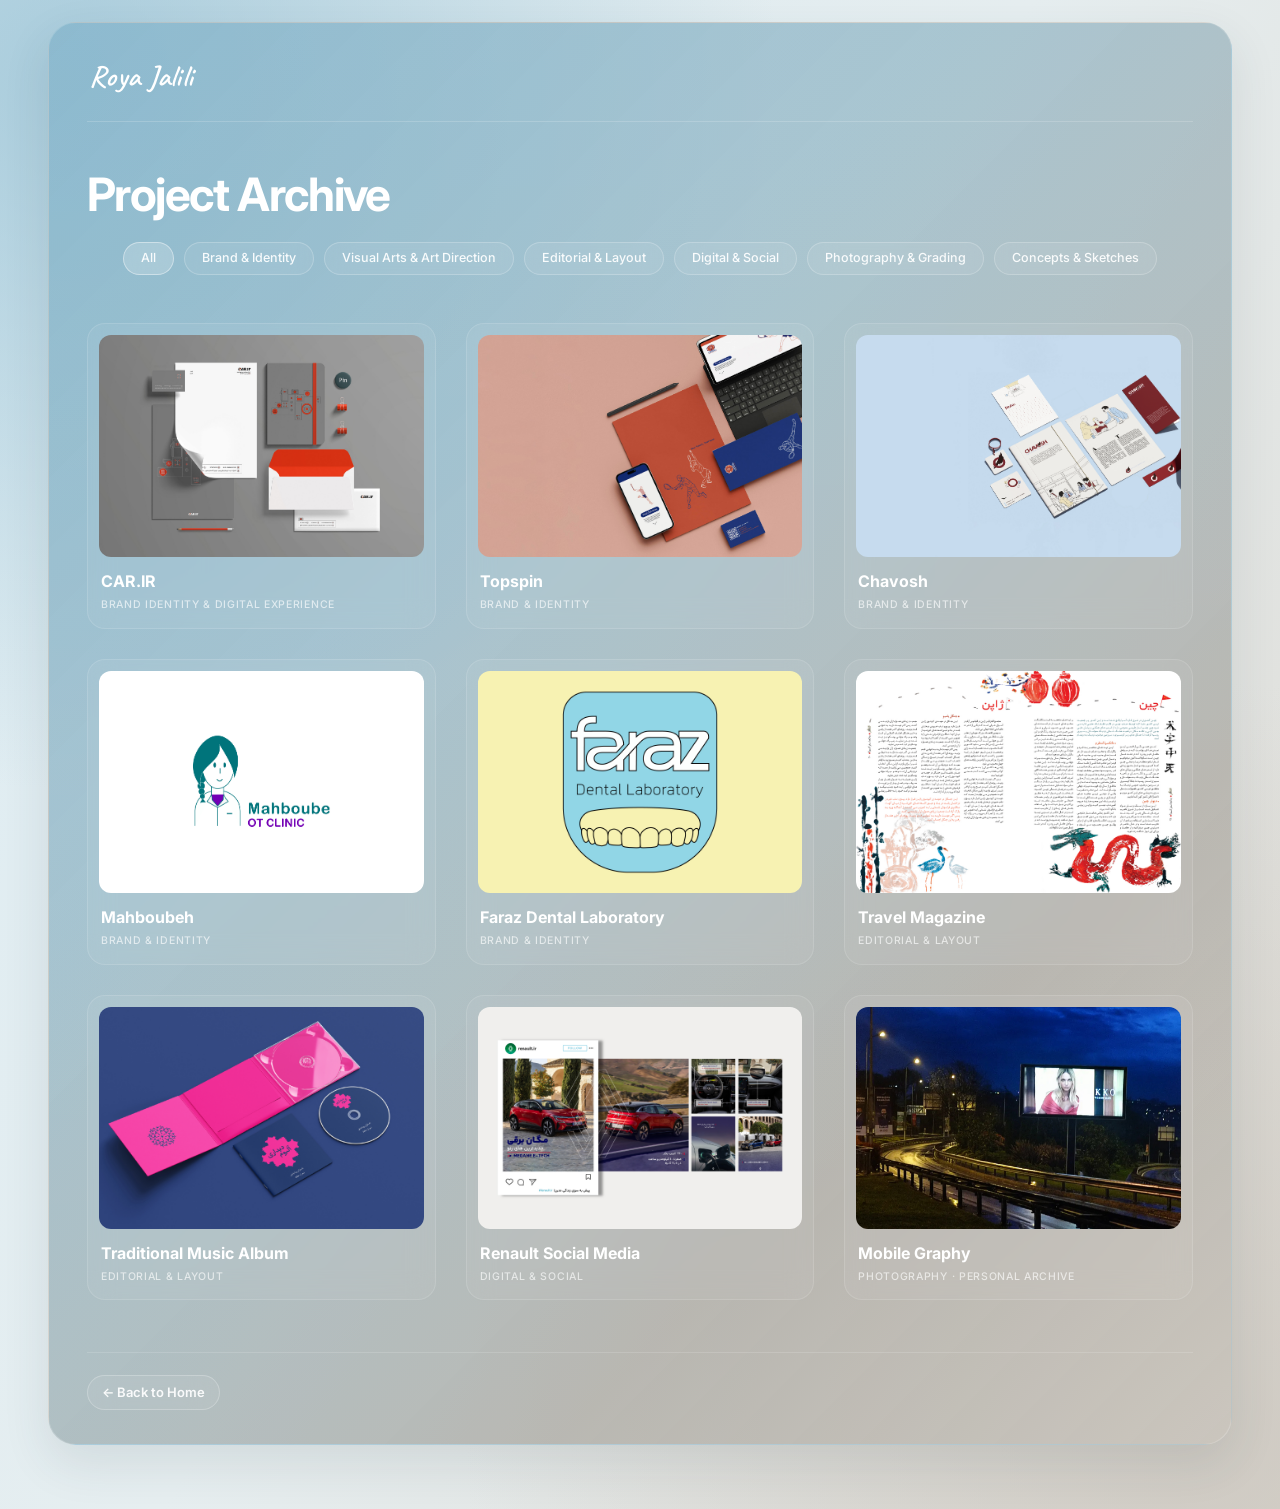
<file: projects.html>
<!DOCTYPE html>
<html lang="en">

<head>
  <meta charset="UTF-8" />
  <meta name="viewport" content="width=device-width, initial-scale=1.0" />

  <title>Project Archive — Roya Jalili</title>

  <link rel="preconnect" href="https://fonts.googleapis.com">
  <link rel="preconnect" href="https://fonts.gstatic.com" crossorigin>

  <link
    href="https://fonts.googleapis.com/css2?family=Inter:wght@400;500;600;700;800&family=Caveat:wght@600&display=swap"
    rel="stylesheet"
  >

  <style>

    :root {
      --blue-main: #7FB2C9;
      --beige-main: #C9C4BC;

      --text-main: #FFFFFF;
      --text-soft: rgba(255,255,255,.82);
      --text-muted: rgba(255,255,255,.64);

      --glass-bg: rgba(255,255,255,.075);
      --glass-bg-hover: rgba(255,255,255,.12);
      --glass-bg-active: rgba(255,255,255,.20);
      --glass-border: rgba(255,255,255,.22);

      --radius-main: 28px;
      --radius-card: 18px;

      --max: 1240px;
    }


    * {
      box-sizing: border-box;
    }


    html {
      scroll-behavior: smooth;
    }


    body {
      margin: 0;
      min-height: 100vh;

      font-family: "Inter", Arial, sans-serif;

      color: var(--text-main);

      background:

        radial-gradient(
          circle at 5% 5%,
          rgba(127,178,201,.55),
          transparent 38%
        ),

        radial-gradient(
          circle at 95% 95%,
          rgba(201,196,188,.70),
          transparent 40%
        ),

        linear-gradient(
          120deg,
          #dcecf3 0%,
          #e6eef0 48%,
          #ddd9d2 100%
        );
    }


    a {
      color: inherit;
      text-decoration: none;
    }


    button {
      font: inherit;
    }


    /* =========================================
       PAGE
    ========================================= */

    .page-shell {
      width: min(
        var(--max),
        calc(100% - 96px)
      );

      margin: 0 auto;

      padding: 22px 0 64px;
    }


    .page-glass {
      position: relative;
      overflow: hidden;

      width: 100%;

      min-height:
        calc(100vh - 44px);

      padding:
        36px 38px 34px;

      border-radius:
        var(--radius-main);

      background:

        linear-gradient(
          135deg,
          rgba(127,178,201,.78) 0%,
          rgba(142,179,195,.73) 35%,
          rgba(171,168,161,.74) 74%,
          rgba(201,196,188,.78) 100%
        );

      border:
        1px solid rgba(255,255,255,.18);

      box-shadow:
        0 18px 48px rgba(42,60,69,.11);
    }


    .page-glass::before {
      content: "";

      position: absolute;
      inset: 0;

      pointer-events: none;

      background:

        linear-gradient(
          180deg,
          rgba(255,255,255,.035),
          rgba(255,255,255,0)
        );
    }


    .page-content {
      position: relative;
      z-index: 1;
    }


    /* =========================================
       HEADER
    ========================================= */

    .site-header {
      display: flex;

      align-items: center;
      justify-content: space-between;

      padding:
        2px 2px 30px;

      border-bottom:
        1px solid rgba(255,255,255,.17);
    }


    .logo {
      font-family:
        "Caveat",
        cursive;

      font-size: 30px;

      line-height: 1;

      font-weight: 600;

      letter-spacing: .01em;
    }


    /* =========================================
       ARCHIVE TITLE
    ========================================= */

    .archive-head {
      padding:
        48px 0 24px;
    }


    .archive-head h1 {
      margin: 0;

      font-size:
        clamp(
          34px,
          4vw,
          46px
        );

      line-height: 1.05;

      font-weight: 700;

      letter-spacing: -.035em;
    }


    /* =========================================
       FILTERS
    ========================================= */

    .project-filters {
      display: flex;

      flex-wrap: wrap;

      justify-content: center;

      gap: 10px;

      margin:
        0 auto 48px;
    }


    .filter-btn {
      appearance: none;

      padding:
        9px 17px;

      border:
        1px solid
        var(--glass-border);

      border-radius:
        999px;

      background:
        var(--glass-bg);

      backdrop-filter:
        blur(14px);

      -webkit-backdrop-filter:
        blur(14px);

      color:
        rgba(255,255,255,.92);

      font-size:
        12.5px;

      line-height: 1;

      font-weight: 500;

      cursor: pointer;

      transition:
        background .18s ease,
        border-color .18s ease,
        transform .18s ease;
    }


    .filter-btn:hover {
      background:
        var(--glass-bg-hover);

      border-color:
        rgba(255,255,255,.32);

      transform:
        translateY(-1px);
    }


    .filter-btn.active {
      background:
        var(--glass-bg-active);

      border-color:
        rgba(255,255,255,.42);
    }


    /* =========================================
       PROJECT GRID
    ========================================= */

    .project-grid {
      display: grid;

      grid-template-columns:
        repeat(
          3,
          minmax(0, 1fr)
        );

      gap: 30px;
    }


    /* =========================================
       PROJECT CARD
    ========================================= */

    .project-card {
      display: block;

      padding: 11px;

      border-radius:
        var(--radius-card);

      border:
        1px solid
        rgba(255,255,255,.13);

      background:
        rgba(255,255,255,.055);

      backdrop-filter:
        blur(13px);

      -webkit-backdrop-filter:
        blur(13px);

      transition:
        transform .22s ease,
        background .22s ease,
        border-color .22s ease,
        box-shadow .22s ease;
    }


    .project-card:hover {
      transform:
        translateY(-4px);

      background:
        rgba(255,255,255,.095);

      border-color:
        rgba(255,255,255,.23);

      box-shadow:
        0 12px 28px
        rgba(38,52,59,.09);
    }


    .project-card[hidden] {
      display: none !important;
    }


    /* =========================================
       PROJECT IMAGE
    ========================================= */

    .project-media {
      overflow: hidden;

      width: 100%;

      aspect-ratio:
        1.46 / 1;

      border-radius:
        12px;

      background:
        rgba(255,255,255,.10);
    }


    .project-media img {
      display: block;

      width: 100%;
      height: 100%;

      object-fit: cover;

      transition:
        transform .35s ease;
    }


    .project-card:hover
    .project-media img {
      transform:
        scale(1.025);
    }


    /* =========================================
       PROJECT TEXT
    ========================================= */

    .project-body {
      padding:
        14px 2px 4px;
    }


    .project-body h2 {
      margin:
        0 0 6px;

      font-size: 16px;

      line-height: 1.3;

      font-weight: 700;
    }


    .project-body p {
      margin: 0;

      font-size: 10.5px;

      line-height: 1.4;

      font-weight: 500;

      letter-spacing:
        .065em;

      text-transform:
        uppercase;

      color:
        var(--text-muted);
    }


    /* =========================================
       FOOTER
    ========================================= */

    .page-footer {
      margin-top: 52px;

      padding-top: 22px;

      border-top:
        1px solid
        rgba(255,255,255,.14);

      display: flex;

      justify-content:
        flex-start;
    }


    .page-back {
      display:
        inline-flex;

      align-items:
        center;

      gap: 6px;

      padding:
        10px 14px;

      border:
        1px solid
        rgba(255,255,255,.24);

      border-radius:
        999px;

      background:
        rgba(255,255,255,.075);

      backdrop-filter:
        blur(14px);

      -webkit-backdrop-filter:
        blur(14px);

      color:
        rgba(255,255,255,.92);

      font-size: 13px;

      line-height: 1;

      font-weight: 600;

      transition:
        background .18s ease,
        transform .18s ease;
    }


    .page-back:hover {
      background:
        rgba(255,255,255,.13);

      transform:
        translateX(-2px);
    }


    /* =========================================
       TABLET
    ========================================= */

    @media (max-width: 980px) {

      .project-grid {
        grid-template-columns:
          repeat(
            2,
            minmax(0, 1fr)
          );
      }

    }


    /* =========================================
       MOBILE
    ========================================= */

    @media (max-width: 760px) {

      .page-shell {
        width:
          calc(100% - 28px);

        padding:
          14px 0 48px;
      }


      .page-glass {
        padding:
          25px 18px 26px;

        border-radius:
          22px;
      }


      .project-grid {
        grid-template-columns:
          1fr;

        gap: 22px;
      }

    }

  </style>

</head>


<body>

<div class="page-shell">

<main class="page-glass">

<div class="page-content">


  <!-- =========================================
       HEADER
  ========================================== -->

  <header class="site-header">

    <a
      class="logo"
      href="index.html"
    >
      Roya Jalili
    </a>

  </header>


  <!-- =========================================
       TITLE
  ========================================== -->

  <section class="archive-head">

    <h1>
      Project Archive
    </h1>

  </section>


  <!-- =========================================
       FILTERS
  ========================================== -->

  <div
    class="project-filters"
    aria-label="Project filters"
  >


    <button
      class="filter-btn active"
      type="button"
      data-filter="all"
    >
      All
    </button>


    <button
      class="filter-btn"
      type="button"
      data-filter="brand"
    >
      Brand &amp; Identity
    </button>


    <button
      class="filter-btn"
      type="button"
      data-filter="visual"
    >
      Visual Arts &amp; Art Direction
    </button>


    <button
      class="filter-btn"
      type="button"
      data-filter="editorial"
    >
      Editorial &amp; Layout
    </button>


    <button
      class="filter-btn"
      type="button"
      data-filter="digital"
    >
      Digital &amp; Social
    </button>


    <button
      class="filter-btn"
      type="button"
      data-filter="photography"
    >
      Photography &amp; Grading
    </button>


    <button
      class="filter-btn"
      type="button"
      data-filter="concepts"
    >
      Concepts &amp; Sketches
    </button>


  </div>


  <!-- =========================================
       PROJECT GRID
  ========================================== -->

  <section class="project-grid">


    <!-- =======================================
         CAR.IR — MAIN PROJECT
    ======================================== -->

    <a
      href="car-ir.html"
      class="project-card"
      data-category="brand"
    >

      <div class="project-media">

        <img
          src="assets/car-cover.jpg"
          alt="CAR.IR Brand Identity"
        >

      </div>


      <div class="project-body">

        <h2>
          CAR.IR
        </h2>

        <p>
          Brand Identity &amp; Digital Experience
        </p>

      </div>

    </a>


    <!-- =======================================
         TOPSPIN
    ======================================== -->

    <a
      href="topspin.html"
      class="project-card"
      data-category="brand"
    >

      <div class="project-media">

        <img
          src="assets/TOPSPIN-cover.jpg"
          alt="Topspin"
        >

      </div>


      <div class="project-body">

        <h2>
          Topspin
        </h2>

        <p>
          Brand &amp; Identity
        </p>

      </div>

    </a>


    <!-- =======================================
         CHAVOSH
    ======================================== -->

    <a
      href="chavosh.html"
      class="project-card"
      data-category="brand"
    >

      <div class="project-media">

        <img
          src="assets/chavosh-cover.jpg"
          alt="Chavosh"
        >

      </div>


      <div class="project-body">

        <h2>
          Chavosh
        </h2>

        <p>
          Brand &amp; Identity
        </p>

      </div>

    </a>


    <!-- =======================================
         MAHBOUBEH
    ======================================== -->

    <a
      href="mahboubeh.html"
      class="project-card"
      data-category="brand"
    >

      <div class="project-media">

        <img
          src="assets/mahboubeh/cover.jpg"
          alt="Mahboubeh Occupational Therapy"
        >

      </div>


      <div class="project-body">

        <h2>
          Mahboubeh
        </h2>

        <p>
          Brand &amp; Identity
        </p>

      </div>

    </a>


    <!-- =======================================
         FARAZ DENTAL LABORATORY
    ======================================== -->

    <a
      href="#"
      class="project-card"
      data-category="brand"
    >

      <div class="project-media">

        <img
          src="assets/faraz-dental/cover.jpg"
          alt="Faraz Dental Laboratory"
        >

      </div>


      <div class="project-body">

        <h2>
          Faraz Dental Laboratory
        </h2>

        <p>
          Brand &amp; Identity
        </p>

      </div>

    </a>


    <!-- =======================================
         TRAVEL MAGAZINE
    ======================================== -->

    <a
      href="travel-magazine.html"
      class="project-card"
      data-category="editorial"
    >

      <div class="project-media">

        <img
          src="assets/travel-magazine/cover.jpg"
          alt="Travel Magazine"
        >

      </div>


      <div class="project-body">

        <h2>
          Travel Magazine
        </h2>

        <p>
          Editorial &amp; Layout
        </p>

      </div>

    </a>

<!-- =======================================
     TRADITIONAL MUSIC ALBUM
======================================== -->

<a
  href="#"
  class="project-card"
  data-category="editorial"
>

  <div class="project-media">

    <img
      src="assets/music-album/cover.jpg"
      alt="Traditional Music Album"
    >

  </div>

  <div class="project-body">

    <h2>
      Traditional Music Album
    </h2>

    <p>
      Editorial &amp; Layout
    </p>

  </div>

</a>
    <!-- =======================================
         RENAULT SOCIAL MEDIA
    ======================================== -->

    <a
      href="#"
      class="project-card"
      data-category="digital"
    >

      <div class="project-media">

        <img
          src="assets/renault/cover.jpg"
          alt="Renault Social Media"
        >

      </div>


      <div class="project-body">

        <h2>
          Renault Social Media
        </h2>

        <p>
          Digital &amp; Social
        </p>

      </div>

    </a>


    <!-- =======================================
         MOBILE GRAPHY
    ======================================== -->

    <a
      href="mobile-graphy.html"
      class="project-card"
      data-category="photography"
    >

      <div class="project-media">

        <img
          src="assets/mobile-graphy/wandering-02.jpg"
          alt="Mobile Graphy"
        >

      </div>


      <div class="project-body">

        <h2>
          Mobile Graphy
        </h2>

        <p>
          Photography · Personal Archive
        </p>

      </div>

    </a>


    <!-- =======================================
         CAR.IR — SOCIAL ENTRY
         
         IMPORTANT:
         This card is hidden in ALL.
         It only appears in Digital & Social.
    ======================================== -->

    <a
      href="car-ir.html#social"
      class="project-card category-entry"
      data-category="digital"
    >

      <div class="project-media">

        <img
          src="assets/car-ir/social-cover.jpg"
          alt="CAR.IR Social Media"
        >

      </div>


      <div class="project-body">

        <h2>
          CAR.IR
        </h2>

        <p>
          Digital &amp; Social
        </p>

      </div>

    </a>


  </section>


  <!-- =========================================
       FOOTER
  ========================================== -->

  <footer class="page-footer">

    <a
      class="page-back"
      href="index.html"
    >
      ← Back to Home
    </a>

  </footer>


</div>

</main>

</div>


<!-- =========================================
     FILTER SCRIPT
========================================== -->

<script>

  const filterButtons =
    document.querySelectorAll(
      ".filter-btn"
    );


  const projectCards =
    document.querySelectorAll(
      ".project-card"
    );


  /* =========================================
     APPLY FILTER
  ========================================== */

  function applyFilter(filter) {


    /* ---------------------------------------
       ACTIVE BUTTON
    --------------------------------------- */

    filterButtons.forEach(
      function(button) {

        button.classList.toggle(
          "active",
          button.dataset.filter === filter
        );

      }
    );


    /* ---------------------------------------
       PROJECT VISIBILITY
    --------------------------------------- */

    projectCards.forEach(
      function(card) {


        const categories =
          (
            card.dataset.category || ""
          )
          .split(" ")
          .filter(Boolean);


        const isCategoryEntry =
          card.classList.contains(
            "category-entry"
          );


        let show = false;


        /* -----------------------------------
           ALL

           Alternate category cards
           such as CAR.IR Social
           are NOT displayed.
        ----------------------------------- */

        if (filter === "all") {

          show =
            !isCategoryEntry;

        }


        /* -----------------------------------
           CATEGORY FILTER
        ----------------------------------- */

        else {

          show =
            categories.includes(
              filter
            );

        }


        card.hidden =
          !show;

      }
    );

  }


  /* =========================================
     FILTER BUTTON CLICK
  ========================================== */

  filterButtons.forEach(
    function(button) {

      button.addEventListener(
        "click",
        function() {

          applyFilter(
            button.dataset.filter
          );

        }
      );

    }
  );


  /* =========================================
     FILTER FROM URL
     
     Example:
     projects.html?filter=digital
  ========================================== */

  window.addEventListener(
    "DOMContentLoaded",
    function() {

      const urlParams =
        new URLSearchParams(
          window.location.search
        );


      const filterParam =
        urlParams.get(
          "filter"
        );


      if (filterParam) {

        applyFilter(
          filterParam
        );

      }

      else {

        applyFilter(
          "all"
        );

      }

    }
  );

</script>


</body>

</html>
</file>
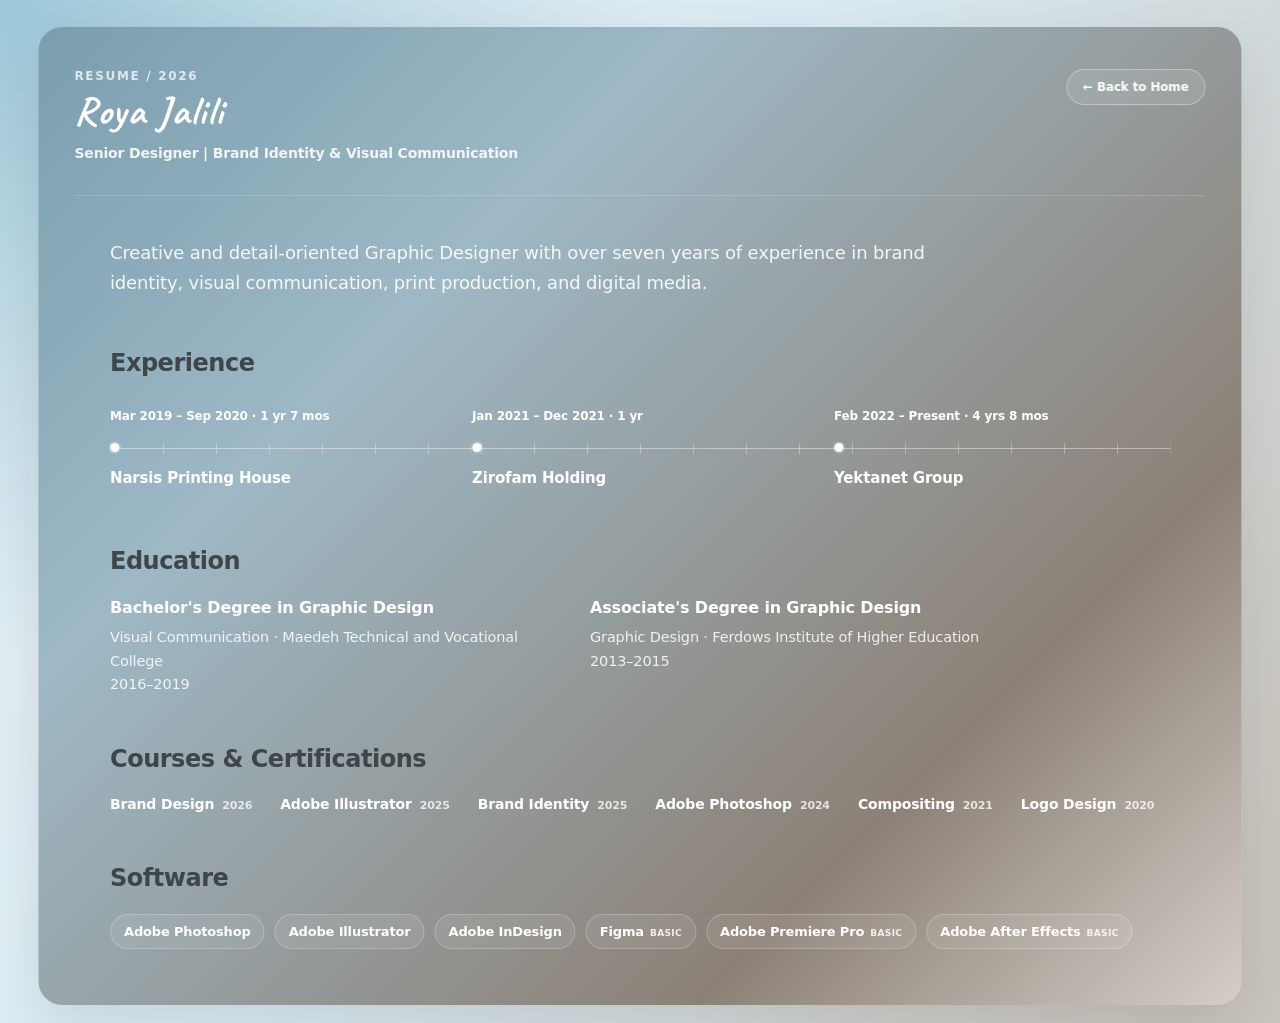
<file: resume.html>
<!DOCTYPE html>
<html lang="en">
<head>
<meta charset="UTF-8" />
<meta name="viewport" content="width=device-width, initial-scale=1.0" />
<title>Resume — Roya Jalili</title>
<style>

@import url('https://fonts.googleapis.com/css2?family=Caveat:wght@500;700&display=swap');

:root{
  --body-text:#3F464A;
  --body-muted:#6B7377;
  --max:1280px;
}

*{box-sizing:border-box}

html{scroll-behavior:smooth}

body{
  margin:0;
  color:var(--body-text);
  background:
    radial-gradient(circle at top left, #9CC7D8 0%, transparent 40%),
    radial-gradient(circle at bottom right, #C9C4BC 0%, transparent 35%),
    linear-gradient(120deg, #EAF3F7 0%, #D9EAF2 45%, #C9C4BC 100%);
  font-family:
    system-ui,
    -apple-system,
    BlinkMacSystemFont,
    "Segoe UI",
    Roboto,
    sans-serif;
  -webkit-font-smoothing:antialiased;
  letter-spacing:-0.01em;
  overflow-x:hidden;
}

a{color:inherit;text-decoration:none}

.page-shell{
  width:100%;
  margin:0;
  padding:0;
}

.resume-card{
  position:relative;
  left:50%;
  transform:translateX(-50%);
  width:94%;
  max-width:var(--max);
  margin:3vh 0 2vh;
  border-radius:24px;
  overflow:hidden;
  box-shadow:0 20px 60px rgba(0,0,0,0.1);
  background:
    linear-gradient(
      135deg,
      #7A9EAF 0%,
      #9EB8C5 30%,
      #8C8176 75%,
      #D4CEC7 100%
    );
  --text:#ffffff;
  --muted:rgba(255,255,255,.75);
  --line:rgba(255,255,255,.15);
  color:var(--text);
}

.content{
  padding:42px 36px 56px;
}

.header{
  display:grid;
  grid-template-columns:minmax(0,1fr) auto;
  gap:28px;
  align-items:start;
  padding:0 0 32px;
  border-bottom:1px solid var(--line);
}

.eyebrow{
  font-size:12px;
  font-weight:650;
  letter-spacing:.14em;
  text-transform:uppercase;
  color:var(--muted);
  margin-bottom:8px;
}

.name{
  margin:0;
  font-family:'Caveat',cursive;
  font-size:40px;
  line-height:1;
  font-weight:700;
  letter-spacing:1px;
  color:#fff;
}

.role{
  margin:12px 0 0;
  font-size:14px;
  line-height:1.45;
  font-weight:600;
  color:rgba(255,255,255,.88);
}

.back{
  display:inline-flex;
  align-items:center;
  justify-content:center;
  padding:10px 16px;
  border:1px solid rgba(255,255,255,.34);
  border-radius:999px;
  font-size:12px;
  font-weight:600;
  background:rgba(255,255,255,.10);
  backdrop-filter:blur(14px);
  -webkit-backdrop-filter:blur(14px);
  color:#fff;
}

.glass{
  background:transparent;
  border:0;
  border-radius:0;
  backdrop-filter:none;
  -webkit-backdrop-filter:none;
  box-shadow:none;
  padding:42px 0 0;
}

.inner{
  width:min(100%,1060px);
  margin:0 auto;
}

.about{
  max-width:820px;
  margin-bottom:52px;
}

.about p{
  margin:0;
  font-size:18px;
  line-height:1.65;
  font-weight:500;
  color:rgba(255,255,255,.90);
}

.section,
.full-row,
.software-row{
  margin-top:50px;
}

.section:first-of-type{margin-top:0}

.section-title{
  margin:0 0 22px;
  font-size:24px;
  line-height:1.1;
  font-weight:650;
  letter-spacing:-.02em;
  color:#3F464A;
}

/* Experience — same visual language as Home's Selected Work ruler */
.timeline{
  position:relative;
  display:grid;
  grid-template-columns:repeat(4,minmax(0,1fr));
  gap:26px;
  width:100%;
  padding-top:46px;
  padding-bottom:8px;
}

.timeline:before{
  content:"";
  position:absolute;
  left:0;
  right:0;
  top:50px;
  height:1px;
  background:rgba(255,255,255,.42);
}

.timeline:after{
  content:"";
  position:absolute;
  left:0;
  right:0;
  top:45px;
  height:11px;
  background:
    repeating-linear-gradient(
      to right,
      rgba(255,255,255,.44) 0,
      rgba(255,255,255,.44) 1px,
      transparent 1px,
      transparent 5%
    );
  opacity:.72;
  pointer-events:none;
}

.exp{
  position:relative;
  min-width:0;
  padding-top:24px;
}

.exp:before{
  content:"";
  position:absolute;
  top:-1px;
  left:0;
  width:9px;
  height:9px;
  border-radius:50%;
  background:#fff;
  z-index:2;
  box-shadow:0 0 0 2px rgba(255,255,255,.18);
}

.exp .date{display:none;}

.exp h3{
  display:none;
}

.company{
  margin:0;
  font-size:15px;
  line-height:1.45;
  font-weight:650;
  color:#fff;
  max-width:190px;
}

.freelance-note{
  margin-top:24px;
  display:flex;
  flex-wrap:wrap;
  gap:8px 14px;
  align-items:baseline;
  font-size:13px;
  color:rgba(255,255,255,.82);
}

.freelance-note strong{
  font-size:14px;
  font-weight:650;
  color:#fff;
}

/* Education */
.education-row .edu-list{
  display:grid;
  grid-template-columns:1fr 1fr;
  gap:60px;
  max-width:900px;
}

.edu h3{
  margin:0 0 7px;
  font-size:16px;
  line-height:1.45;
  font-weight:650;
  color:#fff;
}

.meta{
  margin-top:0;
  font-size:14.5px;
  line-height:1.6;
  font-weight:500;
  color:rgba(255,255,255,.86);
}

/* Courses */
.courses-row .course-list{
  display:flex;
  flex-wrap:wrap;
  gap:12px 28px;
}

.courses-row .course{
  display:inline-flex;
  align-items:baseline;
  gap:8px;
  font-size:14px;
  line-height:1.5;
  font-weight:550;
  color:#fff;
}

.courses-row .course span:last-child{
  font-size:11px;
  font-weight:600;
  color:rgba(255,255,255,.78);
}

/* Software — keep the approved subtle treatment */
.software-row .software-list{
  display:flex;
  flex-wrap:wrap;
  gap:10px;
}

.software-item{
  display:inline-flex;
  align-items:baseline;
  gap:6px;
  padding:9px 13px;
  border:1px solid rgba(255,255,255,.22);
  border-radius:999px;
  background:rgba(255,255,255,.08);
  font-size:13px;
  line-height:1.2;
  font-weight:550;
  color:#fff;
}

.software-level{
  font-size:9px;
  font-weight:650;
  color:rgba(255,255,255,.86);
  text-transform:uppercase;
  letter-spacing:.04em;
}

@media(max-width:820px){
  .content{padding:34px 28px 44px}
  .timeline{
    grid-template-columns:1fr 1fr;
    gap:42px 24px;
    padding-top:0;
  }
  .timeline:before,
  .timeline:after,
  .exp:before{display:none}
  .exp{padding-top:0}
  .exp .date{
    position:static;
    margin:0 0 5px;
  }
}

@media(max-width:620px){
  .resume-card{
    width:calc(100% - 24px);
    margin:12px 0 24px;
    border-radius:20px;
  }
  .content{padding:28px 20px 34px}
  .header{grid-template-columns:1fr}
  .back{justify-self:start}
  .name{font-size:36px}
  .role{font-size:13px}
  .about p{font-size:16px}
  .section-title{font-size:21px}
  .timeline{grid-template-columns:1fr}
  .education-row .edu-list{grid-template-columns:1fr}
}


/* Updated Experience timeline: three roles */
.timeline.timeline-three{
  grid-template-columns:repeat(3,minmax(0,1fr));
}
.timeline.timeline-three .exp .date{
  display:block;
  position:absolute;
  left:0;
  top:-35px;
  margin:0;
  font-size:12px;
  line-height:1.3;
  font-weight:650;
  color:#fff;
  white-space:nowrap;
}
@media(max-width:820px){
  .timeline.timeline-three{
    grid-template-columns:1fr;
  }
  .timeline.timeline-three .exp .date{
    position:static;
    margin:0 0 5px;
  }
}

</style>
</head>
<body>

<div class="page-shell">
  <main class="resume-card">
    <div class="content">
      <header class="header">
        <div>
          <div class="eyebrow">Resume / 2026</div>
          <h1 class="name">Roya Jalili</h1>
          <p class="role">Senior Designer | Brand Identity &amp; Visual Communication</p>
        </div>
        <a class="back" href="index.html">← Back to Home</a>
      </header>

      <div class="glass">
        <div class="inner">

          <section class="about">
            
            <p>Creative and detail-oriented Graphic Designer with over seven years of experience in brand identity, visual communication, print production, and digital media.</p>
          </section>

          <section class="section">
            <h2 class="section-title">Experience</h2>
            <div class="timeline timeline-three">
              <article class="exp">
                <div class="date">Mar 2019 – Sep 2020 · 1 yr 7 mos</div>
                <div class="company">Narsis Printing House</div>
              </article>

              <article class="exp">
                <div class="date">Jan 2021 – Dec 2021 · 1 yr</div>
                <div class="company">Zirofam Holding</div>
              </article>

              <article class="exp">
                <div class="date">Feb 2022 – Present · 4 yrs 8 mos</div>
                <div class="company">Yektanet Group</div>
              </article>
            </div>
          </section>

          <section class="full-row education-row">
            <h2 class="section-title">Education</h2>
            <div class="edu-list">
              <article class="edu">
                <h3>Bachelor's Degree in Graphic Design</h3>
                <div class="meta">Visual Communication · Maedeh Technical and Vocational College<br>2016–2019</div>
              </article>
              <article class="edu">
                <h3>Associate's Degree in Graphic Design</h3>
                <div class="meta">Graphic Design · Ferdows Institute of Higher Education<br>2013–2015</div>
              </article>
            </div>
          </section>

          <section class="full-row courses-row">
            <h2 class="section-title">Courses &amp; Certifications</h2>
            <div class="course-list">
              <div class="course"><span>Brand Design</span><span>2026</span></div>
              <div class="course"><span>Adobe Illustrator</span><span>2025</span></div>
              <div class="course"><span>Brand Identity</span><span>2025</span></div>
              <div class="course"><span>Adobe Photoshop</span><span>2024</span></div>
              <div class="course"><span>Compositing</span><span>2021</span></div>
              <div class="course"><span>Logo Design</span><span>2020</span></div>
            </div>
          </section>

          <section class="full-row software-row">
            <h2 class="section-title">Software</h2>
            <div class="software-list">
              <span class="software-item">Adobe Photoshop</span>
              <span class="software-item">Adobe Illustrator</span>
              <span class="software-item">Adobe InDesign</span>
              <span class="software-item">Figma <small class="software-level">Basic</small></span>
              <span class="software-item">Adobe Premiere Pro <small class="software-level">Basic</small></span>
              <span class="software-item">Adobe After Effects <small class="software-level">Basic</small></span>
            </div>
          </section>

        </div>
      </div>
    </div>
  </main>
</div>

</body>
</html>
</file>
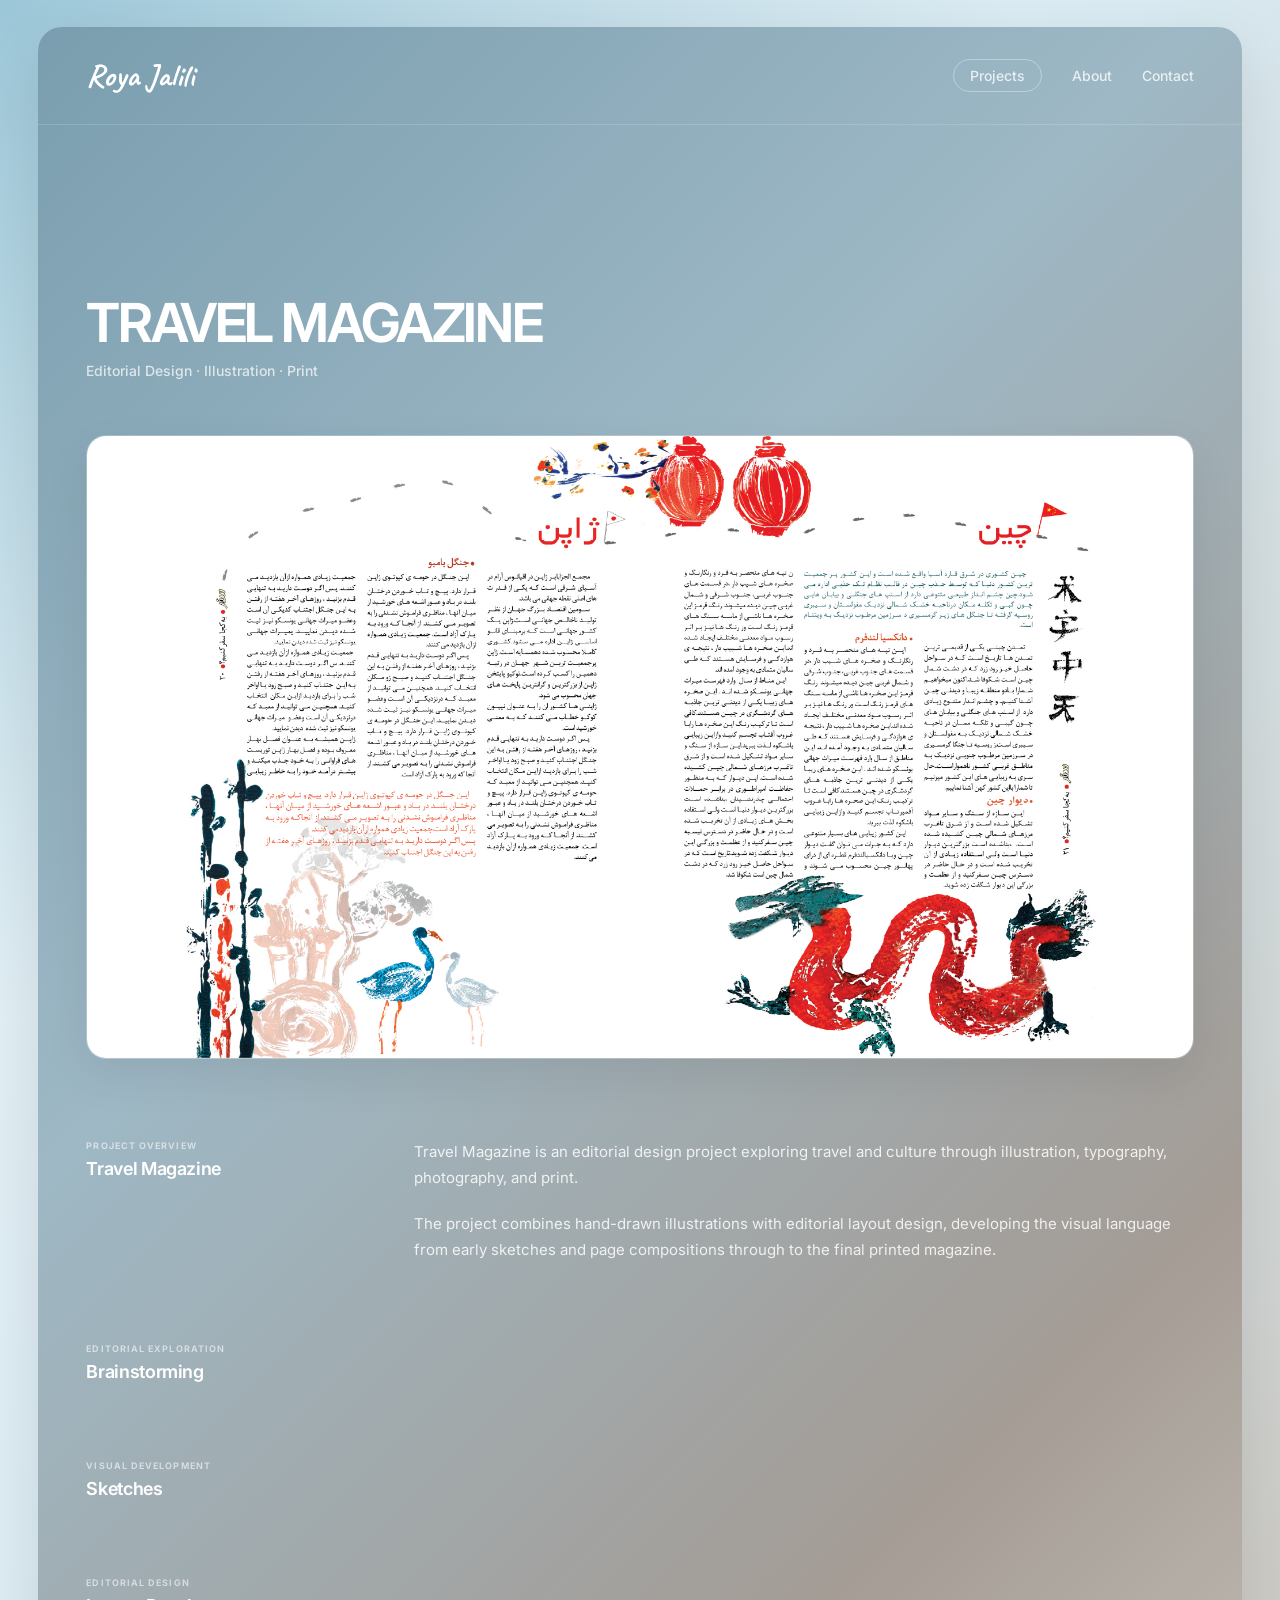
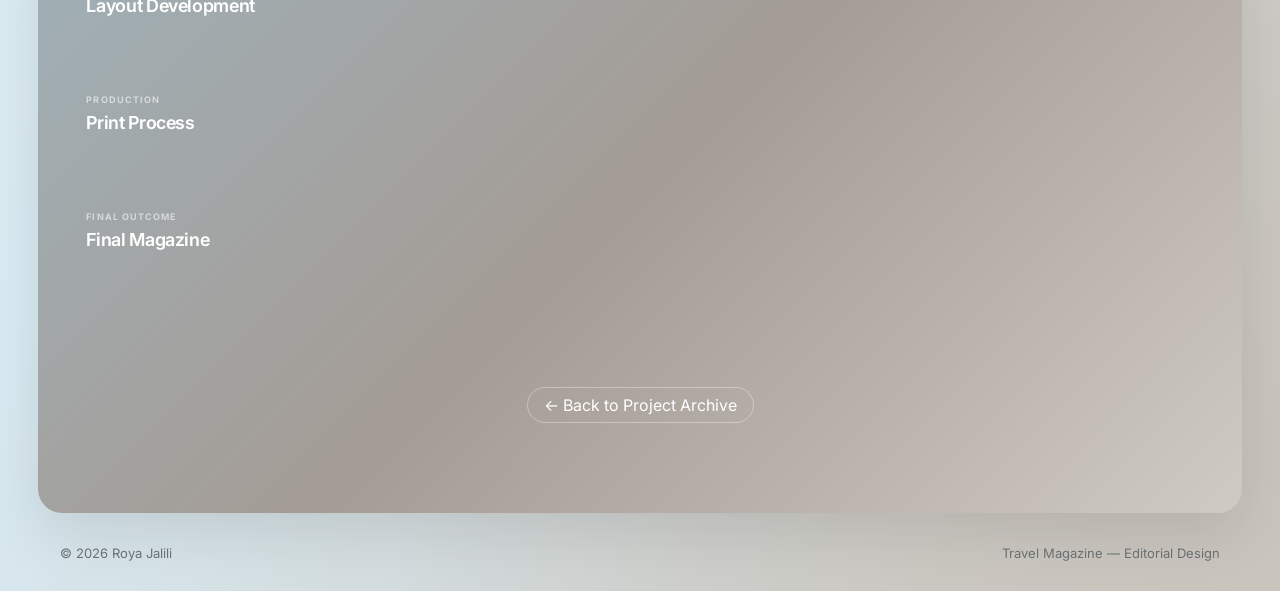
<file: travel-magazine.html>
<!DOCTYPE html>
<html lang="en">

<head>
  <meta charset="UTF-8">
  <meta name="viewport" content="width=device-width, initial-scale=1.0">

  <title>Travel Magazine — Roya Jalili</title>

  <link rel="preconnect" href="https://fonts.googleapis.com">
  <link rel="preconnect" href="https://fonts.gstatic.com" crossorigin>

  <link
    href="https://fonts.googleapis.com/css2?family=Caveat:wght@500;700&family=Inter:wght@400;500;600&display=swap"
    rel="stylesheet"
  >

  <link rel="stylesheet" href="styles.css">
  <link rel="stylesheet" href="car-ir.css">

  <style>

    /* =========================================
       PROCESS IMAGE — SCROLL REVEAL
    ========================================= */

    .process-image {
      display: block;
      width: 100%;
      height: auto;

      opacity: 0;
      transform: translateY(70px) scale(.94);
      filter: blur(8px);

      transition:
        opacity 1.1s cubic-bezier(.22, 1, .36, 1),
        transform 1.4s cubic-bezier(.22, 1, .36, 1),
        filter 1.8s cubic-bezier(.22, 1, .36, 1);
    }

    .process-image.is-visible {
      opacity: 1;
      transform: translateY(0) scale(1);
      filter: blur(0);
    }


    /* =========================================
       VIDEO
    ========================================= */

    .process-video {
      display: block;
      width: 100%;
      height: auto;
      border-radius: 14px;
    }


    @media (prefers-reduced-motion: reduce) {

      .process-image {
        opacity: 1;
        transform: none;
        filter: none;
        transition: none;
      }

    }

  </style>

</head>


<body>

<main id="top">


  <!-- =====================================================
       BACKGROUND
  ====================================================== -->

  <div class="main-bg"></div>

  <div class="ink-wrapper">
    <div class="ink-blob color-1"></div>
    <div class="ink-blob color-2"></div>
    <div class="ink-blob color-3"></div>
  </div>


  <!-- =====================================================
       HEADER
  ====================================================== -->

  <header class="site-header">

    <a href="index.html" class="logo">
      Roya Jalili
    </a>

    <nav>

      <a href="projects.html" class="projects-btn">
        Projects
      </a>

      <a href="index.html#about">
        About
      </a>

      <a href="index.html#contact">
        Contact
      </a>

    </nav>

  </header>


  <!-- =====================================================
       PROJECT PAGE
  ====================================================== -->

  <div class="project-page">


    <!-- ===================================================
         INTRO
    ==================================================== -->

    <section class="project-intro">

      <h1>
        TRAVEL MAGAZINE
      </h1>

      <p class="project-category">
        Editorial Design · Illustration · Print
      </p>

    </section>


    <!-- ===================================================
         HERO
    ==================================================== -->

    <section class="project-hero">

      <img
        src="assets/travel-magazine/cover.jpg"
        alt="Travel Magazine Editorial Design"
      >

    </section>


    <!-- ===================================================
         PROJECT OVERVIEW
    ==================================================== -->

    <section class="case-row">

      <div class="case-label">

        <p class="case-eyebrow">
          Project Overview
        </p>

        <h2>
          Travel Magazine
        </h2>

      </div>


      <div class="case-content overview-copy">

        <p>
          Travel Magazine is an editorial design project exploring
          travel and culture through illustration, typography,
          photography, and print.
        </p>

        <p>
          The project combines hand-drawn illustrations with editorial
          layout design, developing the visual language from early
          sketches and page compositions through to the final
          printed magazine.
        </p>

      </div>

    </section>


    <!-- ===================================================
         BRAINSTORMING
    ==================================================== -->

    <section class="case-row">

      <div class="case-label">

        <p class="case-eyebrow">
          Editorial Exploration
        </p>

        <h2>
          Brainstorming
        </h2>

      </div>


      <div class="case-content">

        <!--
        بعداً:

        <img
          class="process-image"
          src="assets/travel-magazine/brainstorming.png"
          alt="Travel Magazine Brainstorming"
          loading="lazy"
        >
        -->

      </div>

    </section>


    <!-- ===================================================
         SKETCHES
    ==================================================== -->

    <section class="case-row">

      <div class="case-label">

        <p class="case-eyebrow">
          Visual Development
        </p>

        <h2>
          Sketches
        </h2>

      </div>


      <div class="case-content">

        <!-- Sketch images will go here -->

      </div>

    </section>


    <!-- ===================================================
         LAYOUT DEVELOPMENT
    ==================================================== -->

    <section class="case-row">

      <div class="case-label">

        <p class="case-eyebrow">
          Editorial Design
        </p>

        <h2>
          Layout Development
        </h2>

      </div>


      <div class="case-content">

        <!-- Layout development images will go here -->

      </div>

    </section>


    <!-- ===================================================
         PRINT PROCESS
    ==================================================== -->

    <section class="case-row">

      <div class="case-label">

        <p class="case-eyebrow">
          Production
        </p>

        <h2>
          Print Process
        </h2>

      </div>


      <div class="case-content">

        <!--
        وقتی تایم‌لپس آماده شد:

        <video
          class="process-video"
          autoplay
          muted
          loop
          playsinline
          preload="metadata"
        >
          <source
            src="assets/travel-magazine/print-process.mp4"
            type="video/mp4"
          >
        </video>
        -->

      </div>

    </section>


    <!-- ===================================================
         FINAL MAGAZINE
    ==================================================== -->

    <section class="case-row identity-row">

      <div class="case-label">

        <p class="case-eyebrow">
          Final Outcome
        </p>

        <h2>
          Final Magazine
        </h2>

      </div>


      <div class="case-content">

        <!--

        بعداً گالری نهایی:

        <div class="project-gallery">

          <div class="project-image wide">
            <img
              src="assets/travel-magazine/01.jpg"
              alt="Travel Magazine — 01"
              loading="lazy"
            >
          </div>

          <div class="project-image">
            <img
              src="assets/travel-magazine/02.jpg"
              alt="Travel Magazine — 02"
              loading="lazy"
            >
          </div>

          <div class="project-image">
            <img
              src="assets/travel-magazine/03.jpg"
              alt="Travel Magazine — 03"
              loading="lazy"
            >
          </div>

        </div>

        -->

      </div>

    </section>


    <!-- ===================================================
         PROJECT END
    ==================================================== -->

    <section class="project-end">

      <a
        href="projects.html"
        class="projects-btn"
      >
        ← Back to Project Archive
      </a>

    </section>


  </div>

</main>


<!-- =====================================================
     FOOTER
====================================================== -->

<footer>

  <div>
    © 2026 Roya Jalili
  </div>

  <div>
    Travel Magazine — Editorial Design
  </div>

</footer>


<!-- =====================================================
     SCROLL REVEAL
====================================================== -->

<script>

document.addEventListener("DOMContentLoaded", function () {

  const processImages =
    document.querySelectorAll(".process-image");


  if (!processImages.length) {
    return;
  }


  const observer =
    new IntersectionObserver(

      function (entries, observer) {

        entries.forEach(function (entry) {

          if (entry.isIntersecting) {

            entry.target.classList.add(
              "is-visible"
            );

            observer.unobserve(
              entry.target
            );

          }

        });

      },

      {
        threshold: 0.2
      }

    );


  processImages.forEach(function (image) {

    observer.observe(image);

  });

});

</script>


</body>

</html>
</file>
<file: styles.css>
/* =========================================================
   GLOBAL
========================================================= */

* {
  box-sizing: border-box;
}

:root {
  --body-text: #2F3133;
  --body-muted: #6B7377;
  --max: 1280px;
}

html {
  scroll-behavior: smooth;
}

body {
  margin: 0;

  color: var(--body-text);

  background:
    radial-gradient(
      circle at top left,
      #9CC7D8 0%,
      transparent 40%
    ),
    radial-gradient(
      circle at bottom right,
      #C9C4BC 0%,
      transparent 35%
    ),
    linear-gradient(
      120deg,
      #EAF3F7 0%,
      #D9EAF2 45%,
      #C9C4BC 100%
    );

  font-family:
    Inter,
    system-ui,
    -apple-system,
    BlinkMacSystemFont,
    "Segoe UI",
    sans-serif;

  -webkit-font-smoothing: antialiased;

  overflow-x: hidden;
}

a {
  color: inherit;
  text-decoration: none;
}

img {
  display: block;
  width: 100%;
}


/* =========================================================
   MAIN PORTFOLIO CARD
========================================================= */

main {
  position: relative;
  isolation: isolate;

  width: 94%;
  max-width: var(--max);

  margin: 3vh auto 2vh;

  overflow: hidden;

  border-radius: 24px;

  color: #fff;

  background:
    linear-gradient(
      135deg,
      #7A9EAF 0%,
      #9EB8C5 35%,
      #A49C95 72%,
      #D0CAC4 100%
    );

  box-shadow:
    0 20px 60px
    rgba(0,0,0,.10);
}


/* =========================================================
   BACKGROUND BLOBS
========================================================= */

.ink-wrapper {
  position: absolute;
  inset: 0;

  z-index: 0;

  overflow: hidden;

  pointer-events: none;
}

.ink-blob {
  position: absolute;

  border-radius: 50%;

  filter: blur(105px);

  opacity: .50;

  /*
    Very slow transition.
    Background follows the time-of-day animation
    without making the scene changes obvious.
  */

  transition:
    background-color 6.5s ease-in-out,
    transform 7s cubic-bezier(.45,0,.55,1),
    opacity 6.5s ease-in-out;
}


/* =========================================================
   BASE BLOB POSITIONS
========================================================= */

.color-1 {
  width: 60vw;
  height: 60vw;

  top: -20%;
  left: -12%;
}

.color-2 {
  width: 65vw;
  height: 65vw;

  top: 15%;
  right: -18%;
}

.color-3 {
  width: 55vw;
  height: 55vw;

  left: 20%;
  bottom: -15%;
}

.color-4 {
  width: 50vw;
  height: 50vw;

  left: 30%;
  top: 15%;
}


/* =========================================================
   SCENE 01 — MORNING
========================================================= */

.scene-1 .color-1 {
  background-color: #6FA6BE;

  transform:
    translate(-3%, -2%)
    scale(1);
}

.scene-1 .color-2 {
  background-color: #D6CFCA;

  transform:
    translate(2%, 0)
    scale(1);
}

.scene-1 .color-3 {
  background-color: #CFE4E9;

  transform:
    translate(0, 0)
    scale(1);
}

.scene-1 .color-4 {
  background-color: #A99E96;

  transform:
    translate(0, 0)
    scale(1);
}


/* =========================================================
   SCENE 02 — DAY
========================================================= */

.scene-2 .color-1 {
  background-color: #84B6C8;

  transform:
    translate(4%, 2%)
    scale(1.035);
}

.scene-2 .color-2 {
  background-color: #E2DDD7;

  transform:
    translate(-3%, 3%)
    scale(1.025);
}

.scene-2 .color-3 {
  background-color: #B9D9E1;

  transform:
    translate(2%, -2%)
    scale(1.025);
}

.scene-2 .color-4 {
  background-color: #B2AAA3;

  transform:
    translate(-2%, 2%)
    scale(1.02);
}


/* =========================================================
   SCENE 03 — EVENING
========================================================= */

.scene-3 .color-1 {
  background-color: #668C9F;

  transform:
    translate(7%, 6%)
    scale(1.06);
}

.scene-3 .color-2 {
  background-color: #A79E97;

  transform:
    translate(-5%, 5%)
    scale(1.04);
}

.scene-3 .color-3 {
  background-color: #879DA5;

  transform:
    translate(3%, -3%)
    scale(1.045);
}

.scene-3 .color-4 {
  background-color: #827972;

  transform:
    translate(-3%, 4%)
    scale(1.035);
}


/* =========================================================
   SCENE 04 — NIGHT
========================================================= */

.scene-4 .color-1 {
  background-color: #557889;

  transform:
    translate(9%, 8%)
    scale(1.08);
}

.scene-4 .color-2 {
  background-color: #938A84;

  transform:
    translate(-7%, 7%)
    scale(1.055);
}

.scene-4 .color-3 {
  background-color: #718791;

  transform:
    translate(4%, -4%)
    scale(1.055);
}

.scene-4 .color-4 {
  background-color: #716A65;

  transform:
    translate(-4%, 5%)
    scale(1.05);
}


/* =========================================================
   CONTENT ABOVE BACKGROUND
========================================================= */

.site-header,
.hero,
.section,
.contact {
  position: relative;
  z-index: 2;
}


/* =========================================================
   HEADER
========================================================= */

.site-header {
  padding: 28px 48px;

  display: flex;

  align-items: center;
  justify-content: space-between;

  border-bottom:
    1px solid
    rgba(255,255,255,.15);
}

.logo {
  font-family:
    "Caveat",
    cursive;

  color: #fff;

  font-size: 32px;
  font-weight: 700;
}

.site-header nav {
  display: flex;

  align-items: center;

  gap: 30px;
}

.site-header nav a {
  color:
    rgba(255,255,255,.78);

  font-size: 14px;
  font-weight: 500;

  transition:
    color .3s ease;
}

.site-header nav a:hover {
  color: #fff;
}

.projects-btn {
  display: inline-flex;

  align-items: center;
  justify-content: center;

  padding: 7px 16px;

  border:
    1px solid
    rgba(255,255,255,.35);

  border-radius: 999px;

  color: #fff;

  transition:
    background .3s ease,
    border-color .3s ease;
}

.projects-btn:hover {
  background:
    rgba(255,255,255,.10);

  border-color:
    rgba(255,255,255,.70);
}


/* =========================================================
   HERO ANIMATION — MINIMAL
========================================================= */

.hero-animation {
  position: relative;
  z-index: 4;

  width: 100%;
  max-width: 390px;

  aspect-ratio: 4 / 3;

  justify-self: end;

  pointer-events: none;

  opacity: .92;
}


.hero-frame {
  position: absolute;
  inset: 0;

  width: 100%;
  height: 100%;

  opacity: 0;

  transition:
    opacity 1.4s ease-in-out;

  pointer-events: none;
}


.hero-frame.active {
  opacity: 1;
}


.hero-frame img {
  display: block;

  width: 100%;
  height: 100%;

  object-fit: contain;
  object-position: center;

  mix-blend-mode: normal !important;

  transform: none !important;
}


/* TABLET */

@media (max-width: 1000px) {

  .hero-animation {
    max-width: 340px;
  }

}


/* MOBILE */

@media (max-width: 760px) {

  .hero-animation {
    width: 100%;
    max-width: 300px;

    justify-self: center;

    margin-top: 10px;
  }

}


/* =========================================================
   HERO TEXT
========================================================= */

.hero-content {
  position: relative;

  z-index: 4;
}

.eyebrow {
  margin:
    0
    0
    16px;

  color:
    rgba(255,255,255,.70);

  font-size: 11px;

  font-weight: 600;

  letter-spacing: .14em;

  text-transform: uppercase;
}

.hero-eyebrow {
  color:
    rgba(255,255,255,.88);
}

h1,
h2,
h3,
p {
  margin-top: 0;
}

h1 {
  margin:
    0
    0
    24px;

  max-width: 700px;

  font-size:
    clamp(
      52px,
      5vw,
      74px
    );

  line-height: 1.05;

  letter-spacing: -.04em;

  font-weight: 600;
}

.hero-copy {
  max-width: 520px;

  margin: 0;

  color:
    rgba(255,255,255,.90);

  font-size: 17px;

  line-height: 1.65;
}


/* =========================================================
   HERO ANIMATION
========================================================= */

.hero-animation {
  position: relative;

  z-index: 4;

  width: 100%;
  max-width: 600px;

  aspect-ratio: 4 / 3;

  justify-self: end;

  pointer-events: none;
}


/* =========================================================
   HERO FRAMES
   VERY SLOW / SUBTLE CROSSFADE
========================================================= */

.hero-frame {
  position: absolute;

  inset: 0;

  width: 100%;
  height: 100%;

  opacity: 0;

  /*
    Do NOT use visibility:hidden here.
    Both frames need to coexist during the crossfade.
  */

  pointer-events: none;

  z-index: 1;

  transition:
    opacity 3.2s
    cubic-bezier(.45,0,.55,1);
}

.hero-frame.active {
  opacity: 1;

  z-index: 2;
}

.hero-frame img {
  display: block;

  width: 100%;
  height: 100%;

  object-fit: contain;
  object-position: center;

  mix-blend-mode: normal !important;

  /*
    Tiny breathing movement.
    Intentionally almost invisible.
  */

  transform: scale(1);

  transition:
    transform 6s ease-in-out;
}

.hero-frame.active img {
  transform:
    scale(1.003);
}


/* =========================================================
   SELECTED WORK
========================================================= */

.section {
  position: relative;

  z-index: 2;

  padding:
    70px
    0
    0;
}

.section-header-wrapper {
  padding:
    0
    48px;

  margin-bottom: 34px;

  display: flex;

  flex-direction: column;

  align-items: center;

  text-align: center;
}

.section-heading {
  margin-bottom: 20px;
}

h2 {
  margin: 0;

  font-size:
    clamp(
      32px,
      4vw,
      52px
    );

  line-height: 1.1;

  letter-spacing: -.03em;

  font-weight: 500;
}


/* =========================================================
   TIMELINE
========================================================= */

.timeline-container {
  width: 100%;

  max-width: 500px;
}

.timeline {
  position: relative;

  width: 100%;
  height: 1px;

  background:
    rgba(255,255,255,.22);
}

.timeline-marker {
  position: absolute;

  top: -3px;
  left: 0;

  width: 24px;
  height: 7px;

  border-radius: 999px;

  background: #fff;

  z-index: 3;
}

.timeline-ticks {
  position: absolute;

  inset:
    -4px
    0
    auto
    0;

  display: flex;

  justify-content: space-between;
}

.tick {
  width: 1px;
  height: 9px;

  background:
    rgba(255,255,255,.25);

  cursor: pointer;
}


/* =========================================================
   PROJECT CAROUSEL
========================================================= */

.project-carousel {
  --card-width:
    min(
      520px,
      68vw
    );

  display: flex;

  gap: 28px;

  width: 100%;

  overflow-x: auto;
  overflow-y: hidden;

  padding-top: 10px;
  padding-bottom: 80px;

  padding-left:
    max(
      32px,
      calc(
        (100% - var(--card-width))
        / 2
      )
    );

  padding-right:
    max(
      32px,
      calc(
        (100% - var(--card-width))
        / 2
      )
    );

  scroll-snap-type:
    x mandatory;

  scroll-behavior:
    smooth;

  scrollbar-width:
    none;

  cursor: grab;

  user-select: none;

  touch-action: pan-y;
}

.project-carousel::-webkit-scrollbar {
  display: none;
}

.project-carousel.dragging {
  cursor: grabbing;

  scroll-snap-type: none;
}

.carousel-card {
  flex:
    0 0
    var(--card-width);

  position: relative;

  overflow: hidden;

  border-radius: 18px;

  scroll-snap-align: center;

  filter: blur(2px);

  opacity: .65;

  transform:
    scale(.93);

  transition:
    opacity .4s ease,
    filter .4s ease,
    transform .4s ease,
    box-shadow .4s ease;
}

.carousel-card.active,
.carousel-card:hover {
  opacity: 1;

  filter: blur(0);

  transform:
    scale(1);

  box-shadow:
    0 24px 50px
    rgba(0,0,0,.13);
}

.carousel-card img {
  display: block;

  width: 100%;

  aspect-ratio: 16 / 11;

  object-fit: cover;

  pointer-events: none;
}

.project-info {
  position: absolute;

  left: 22px;
  bottom: 20px;

  color: #fff;

  opacity: 0;

  transform:
    translateY(8px);

  transition:
    opacity .3s ease,
    transform .3s ease;

  text-shadow:
    0 2px 10px
    rgba(0,0,0,.35);
}

.carousel-card.active .project-info,
.carousel-card:hover .project-info {
  opacity: 1;

  transform:
    translateY(0);
}

.project-info h3 {
  margin: 0;

  font-size: 21px;

  font-weight: 600;
}


/* =========================================================
   ABOUT
========================================================= */

.about {
  display: grid;

  grid-template-columns:
    300px
    minmax(0,1fr);

  gap: 56px;

  align-items: start;

  padding:
    70px
    48px
    100px;
}

.about-photo {
  overflow: hidden;

  border-radius: 18px;

  border:
    1px solid
    rgba(255,255,255,.15);

  background:
    rgba(255,255,255,.08);

  box-shadow:
    0 16px 35px
    rgba(0,0,0,.10);
}

.about-photo img {
  aspect-ratio: 4 / 5;

  object-fit: cover;

  object-position: center 20%;
}

.about-content {
  max-width: 650px;
}

.about h2 {
  max-width: 600px;

  margin-bottom: 24px;

  font-size:
    clamp(
      28px,
      3vw,
      40px
    );

  line-height: 1.2;
}

.about-copy {
  max-width: 600px;

  color:
    rgba(255,255,255,.82);

  font-size: 16px;

  line-height: 1.75;
}

.button {
  display: inline-flex;

  margin-top: 12px;

  padding:
    10px
    17px;

  border:
    1px solid
    rgba(255,255,255,.25);

  border-radius: 999px;

  background:
    rgba(255,255,255,.12);

  color: #fff;

  font-size: 14px;

  transition:
    background .3s ease,
    border-color .3s ease;
}

.button:hover {
  background:
    rgba(255,255,255,.18);

  border-color:
    rgba(255,255,255,.45);
}


/* =========================================================
   CONTACT
========================================================= */

.contact {
  position: relative;

  z-index: 2;

  padding:
    40px
    48px
    90px;

  text-align: center;
}

.contact h2 {
  margin:
    0
    auto
    30px;
}

.social-dock {
  display: inline-flex;

  gap: 10px;

  align-items: center;
}

.social-item {
  display: flex;

  align-items: center;

  gap: 10px;

  min-height: 44px;

  padding:
    0
    15px;

  border-radius: 999px;

  background:
    rgba(255,255,255,.15);

  border:
    1px solid
    rgba(255,255,255,.20);

  color: #fff;

  transition:
    background .3s ease,
    border-color .3s ease;
}

.social-item:hover {
  background:
    rgba(255,255,255,.20);

  border-color:
    rgba(255,255,255,.40);
}

.social-icon {
  font-size: 14px;

  font-weight: 600;
}

.social-text {
  font-size: 13px;
}


/* =========================================================
   FOOTER
========================================================= */

footer {
  width: 94%;

  max-width:
    var(--max);

  margin:
    0 auto;

  padding:
    14px
    22px
    30px;

  display: flex;

  justify-content: space-between;

  color:
    var(--body-muted);

  font-size: 13px;
}


/* =========================================================
   TABLET
========================================================= */

@media (max-width: 1000px) {

  .hero {
    grid-template-columns:
      minmax(0,1fr)
      minmax(330px,.85fr);

    gap: 30px;
  }

  .hero-animation {
    max-width: 480px;
  }

  .about {
    grid-template-columns:
      260px
      minmax(0,1fr);
  }

}


/* =========================================================
   MOBILE
========================================================= */

@media (max-width: 760px) {

  main {
    width:
      calc(100% - 24px);

    margin:
      12px auto;

    border-radius: 20px;
  }


  /* HEADER */

  .site-header {
    padding:
      22px
      18px;
  }

  .logo {
    font-size: 27px;
  }

  .site-header nav {
    gap: 13px;
  }

  .site-header nav a {
    font-size: 12px;
  }

  .projects-btn {
    padding:
      6px
      11px;
  }


  /* HERO */

  .hero {
    grid-template-columns:
      1fr;

    gap: 28px;

    min-height: auto;

    padding:
      60px
      20px
      65px;
  }

  h1 {
    font-size:
      clamp(
        46px,
        15vw,
        66px
      );
  }

  .hero-copy {
    font-size: 15px;
  }

  .hero-animation {
    width: 100%;

    max-width: 460px;

    justify-self: center;
  }

  .hero-frame {
    transition:
      opacity 2.6s
      ease-in-out;
  }


  /* WORK */

  .section {
    padding-top: 55px;
  }

  .section-header-wrapper {
    padding:
      0
      20px;
  }

  .project-carousel {
    --card-width: 78vw;

    gap: 18px;

    padding-bottom: 50px;
  }

  .carousel-card {
    filter: none;

    opacity: 1;

    transform: none;
  }

  .project-info {
    opacity: 1;

    transform: none;
  }


  /* ABOUT */

  .about {
    grid-template-columns:
      1fr;

    gap: 32px;

    padding:
      55px
      20px
      75px;
  }

  .about-photo {
    width:
      min(
        100%,
        260px
      );

    margin:
      0 auto;
  }

  .about-content {
    text-align: center;
  }


  /* CONTACT */

  .contact {
    padding:
      35px
      20px
      75px;
  }

  .social-dock {
    flex-direction: column;

    width: 100%;

    max-width: 320px;
  }

  .social-item {
    width: 100%;

    justify-content: center;
  }


  /* FOOTER */

  footer {
    width:
      calc(100% - 24px);

    padding:
      12px
      4px
      25px;

    gap: 20px;

    font-size: 11px;
  }

}


/* =========================================================
   REDUCED MOTION
========================================================= */

@media (prefers-reduced-motion: reduce) {

  html {
    scroll-behavior: auto;
  }

  .ink-blob {
    transition:
      background-color 1s ease;
  }

  .hero-frame {
    transition:
      opacity .5s ease;
  }

  .hero-frame img {
    transform:
      none !important;

    transition:
      none;
  }

  .project-carousel {
    scroll-behavior: auto;
  }

}
</file>
<file: car-ir.css>
/* =========================================================
   CAR.IR — PROJECT PAGE ONLY
   car-ir.css
========================================================= */


/* =========================================================
   PROJECT PAGE
========================================================= */

.project-page {
  position: relative;
  z-index: 10;

  width: 100%;

  padding: 130px 48px 80px;
}


/* =========================================================
   PROJECT INTRO
========================================================= */

.project-intro {
  padding: 42px 0 54px;
}

.project-intro h1 {
  margin: 0 0 12px;

  max-width: none;

  font-size: clamp(42px, 4.2vw, 60px);
  line-height: .95;

  letter-spacing: -.045em;

  font-weight: 650;
}

.project-category {
  margin: 0;

  color: rgba(255,255,255,.72);

  font-size: 14px;
  font-weight: 500;

  line-height: 1.5;
}


/* =========================================================
   PROJECT HERO
========================================================= */

.project-hero {
  width: 100%;

  margin: 0 0 80px;

  overflow: hidden;

  border-radius: 20px;

  background: rgba(255,255,255,.08);

  border: 1px solid rgba(255,255,255,.14);

  box-shadow:
    0 18px 45px rgba(0,0,0,.08);
}

.project-hero img {
  display: block;

  width: 100%;
  height: auto;

  aspect-ratio: 16 / 9;

  object-fit: cover;
}


/* =========================================================
   CASE STUDY ROW

   LEFT  = SECTION TITLE
   RIGHT = SECTION CONTENT
========================================================= */

.case-row {
  display: grid;

  grid-template-columns:
    280px
    minmax(0, 1fr);

  gap: 48px;

  align-items: start;

  width: 100%;

  margin-bottom: 78px;
}


/* =========================================================
   LEFT SECTION LABEL
========================================================= */

.case-label {
  min-width: 0;

  padding-top: 2px;
}

.case-eyebrow {
  margin: 0 0 7px;

  color: rgba(255,255,255,.60);

  font-size: 9px;
  font-weight: 650;

  line-height: 1.2;

  letter-spacing: .12em;

  text-transform: uppercase;
}

.case-label h2 {
  margin: 0;

  max-width: none;

  color: #fff;

  font-size:
    clamp(17px, 1.4vw, 21px);

  line-height: 1.08;

  letter-spacing: -.02em;

  font-weight: 620;

  white-space: nowrap;
}


/* =========================================================
   RIGHT CONTENT
========================================================= */

.case-content {
  min-width: 0;

  width: 100%;
}


/* =========================================================
   BRAND OVERVIEW
========================================================= */

.overview-copy {
  width: 100%;

  max-width: 850px;
}

.overview-copy p {
  margin: 0 0 20px;

  color: rgba(255,255,255,.84);

  font-size: 15px;

  font-weight: 400;

  line-height: 1.75;
}

.overview-copy p:last-child {
  margin-bottom: 0;
}


/* =========================================================
   BRAINSTORMING PNG
========================================================= */

.brainstorm-image {
  display: block;

  width: 100%;

  max-width: 760px;

  height: auto;

  margin: 0;

  object-fit: contain;
}


/* =========================================================
   IDENTITY SYSTEM
========================================================= */

.identity-row {
  align-items: start;
}


/* =========================================================
   PROJECT GALLERY
========================================================= */

.project-gallery {
  display: grid;

  grid-template-columns:
    repeat(2, minmax(0, 1fr));

  gap: 20px;

  width: 100%;
}


/* =========================================================
   PROJECT IMAGE
========================================================= */

.project-image {
  position: relative;

  overflow: hidden;

  border-radius: 16px;

  background:
    rgba(255,255,255,.08);

  border:
    1px solid rgba(255,255,255,.12);

  box-shadow:
    0 14px 35px rgba(0,0,0,.05);

  cursor: zoom-in;
}


/* FULL WIDTH */

.project-image.wide {
  grid-column: 1 / -1;
}


/* IMAGE */

.project-image img {
  display: block;

  width: 100%;

  aspect-ratio: 16 / 9;

  object-fit: cover;

  cursor: zoom-in;

  transition:
    transform .65s cubic-bezier(.2,.8,.2,1);
}

.project-image:hover img {
  transform: scale(1.012);
}


/* =========================================================
   PROJECT END
========================================================= */

.project-end {
  position: relative;

  z-index: 10;

  display: flex;

  justify-content: center;

  width: 100%;

  padding: 60px 0 10px;
}


/* =========================================================
   LIGHTBOX
========================================================= */

.project-lightbox {
  position: fixed;

  inset: 0;

  z-index: 99999;

  display: flex;

  align-items: center;
  justify-content: center;

  padding: 50px 90px;

  background:
    rgba(8,10,12,.92);

  backdrop-filter: blur(18px);
  -webkit-backdrop-filter: blur(18px);

  opacity: 0;

  visibility: hidden;

  pointer-events: none;

  transition:
    opacity .28s ease,
    visibility .28s ease;
}


/* =========================================================
   LIGHTBOX OPEN
========================================================= */

.project-lightbox.open {
  opacity: 1;

  visibility: visible;

  pointer-events: auto;
}


/* =========================================================
   LIGHTBOX IMAGE WRAPPER
========================================================= */

.lightbox-image-wrapper {
  position: relative;

  display: flex;

  align-items: center;
  justify-content: center;

  width: 100%;
  height: 100%;

  max-width: 1500px;
}


/* =========================================================
   LIGHTBOX IMAGE
========================================================= */

.lightbox-image {
  display: block;

  width: auto;
  height: auto;

  max-width: 100%;

  max-height:
    calc(100vh - 110px);

  object-fit: contain;

  border-radius: 10px;

  box-shadow:
    0 30px 90px rgba(0,0,0,.4);

  user-select: none;

  -webkit-user-drag: none;
}


/* =========================================================
   LIGHTBOX CLOSE
========================================================= */

.lightbox-close {
  position: absolute;

  top: 24px;
  right: 28px;

  z-index: 10;

  width: 44px;
  height: 44px;

  display: flex;

  align-items: center;
  justify-content: center;

  padding: 0;

  border:
    1px solid rgba(255,255,255,.18);

  border-radius: 50%;

  background:
    rgba(255,255,255,.08);

  color: #fff;

  font-family: Inter, sans-serif;

  font-size: 27px;
  font-weight: 300;

  line-height: 1;

  cursor: pointer;

  transition:
    background .2s ease,
    transform .2s ease;
}

.lightbox-close:hover {
  background:
    rgba(255,255,255,.16);

  transform: scale(1.05);
}


/* =========================================================
   LIGHTBOX ARROWS
========================================================= */

.lightbox-arrow {
  position: absolute;

  top: 50%;

  z-index: 10;

  transform:
    translateY(-50%);

  width: 48px;
  height: 48px;

  display: flex;

  align-items: center;
  justify-content: center;

  padding: 0;

  border:
    1px solid rgba(255,255,255,.16);

  border-radius: 50%;

  background:
    rgba(255,255,255,.07);

  color: #fff;

  font-family: Inter, sans-serif;

  font-size: 32px;
  font-weight: 300;

  line-height: 1;

  cursor: pointer;

  transition:
    background .2s ease;
}

.lightbox-arrow:hover {
  background:
    rgba(255,255,255,.16);
}


/* PREVIOUS */

.lightbox-prev {
  left: 28px;
}


/* NEXT */

.lightbox-next {
  right: 28px;
}


/* =========================================================
   LIGHTBOX COUNTER
========================================================= */

.lightbox-counter {
  position: absolute;

  left: 50%;
  bottom: 4px;

  transform:
    translateX(-50%);

  padding: 6px 12px;

  border-radius: 999px;

  background:
    rgba(0,0,0,.42);

  color:
    rgba(255,255,255,.78);

  font-size: 11px;

  font-weight: 500;

  line-height: 1;

  letter-spacing: .08em;

  white-space: nowrap;

  backdrop-filter: blur(8px);
  -webkit-backdrop-filter: blur(8px);
}


/* =========================================================
   DISABLE BODY SCROLL WHILE LIGHTBOX IS OPEN
========================================================= */

body.lightbox-open {
  overflow: hidden;
}


/* =========================================================
   TABLET
========================================================= */

@media (max-width: 1000px) {

  .project-page {
    padding:
      120px
      36px
      70px;
  }


  .case-row {
    grid-template-columns:
      230px
      minmax(0, 1fr);

    gap: 36px;

    margin-bottom: 70px;
  }


  .case-label h2 {
    font-size: 18px;
  }


  .overview-copy {
    max-width: 100%;
  }


  .brainstorm-image {
    max-width: 100%;
  }


  .project-lightbox {
    padding:
      50px
      70px;
  }

}


/* =========================================================
   MOBILE
========================================================= */

@media (max-width: 760px) {

  /* PAGE */

  .project-page {
    padding:
      100px
      20px
      55px;
  }


  /* INTRO */

  .project-intro {
    padding:
      38px
      0
      42px;
  }

  .project-intro h1 {
    font-size:
      clamp(38px, 13vw, 54px);
  }

  .project-category {
    font-size: 13px;
  }


  /* HERO */

  .project-hero {
    margin-bottom: 60px;

    border-radius: 15px;
  }


  /* CASE ROW */

  .case-row {
    display: block;

    margin-bottom: 64px;
  }


  /* SECTION LABEL */

  .case-label {
    margin-bottom: 24px;

    padding-top: 0;
  }

  .case-label h2 {
    font-size: 20px;

    white-space: normal;
  }


  /* OVERVIEW */

  .overview-copy {
    max-width: none;
  }

  .overview-copy p {
    margin-bottom: 18px;

    font-size: 14px;

    line-height: 1.7;
  }


  /* BRAINSTORM */

  .brainstorm-image {
    width: 100%;

    max-width: none;

    height: auto;
  }


  /* GALLERY */

  .project-gallery {
    grid-template-columns: 1fr;

    gap: 16px;
  }

  .project-image.wide {
    grid-column: auto;
  }

  .project-image {
    border-radius: 14px;
  }


  /* PROJECT END */

  .project-end {
    padding:
      55px
      0
      5px;
  }


  /* LIGHTBOX */

  .project-lightbox {
    padding:
      60px
      14px;
  }


  .lightbox-image {
    max-width: 100%;

    max-height:
      calc(100vh - 120px);

    border-radius: 8px;
  }


  /* CLOSE */

  .lightbox-close {
    top: 14px;
    right: 14px;

    width: 40px;
    height: 40px;

    font-size: 24px;
  }


  /* ARROWS */

  .lightbox-arrow {
    width: 40px;
    height: 40px;

    font-size: 27px;

    background:
      rgba(0,0,0,.42);
  }

  .lightbox-prev {
    left: 8px;
  }

  .lightbox-next {
    right: 8px;
  }


  /* COUNTER */

  .lightbox-counter {
    bottom: 2px;

    font-size: 10px;
  }

}
</file>
